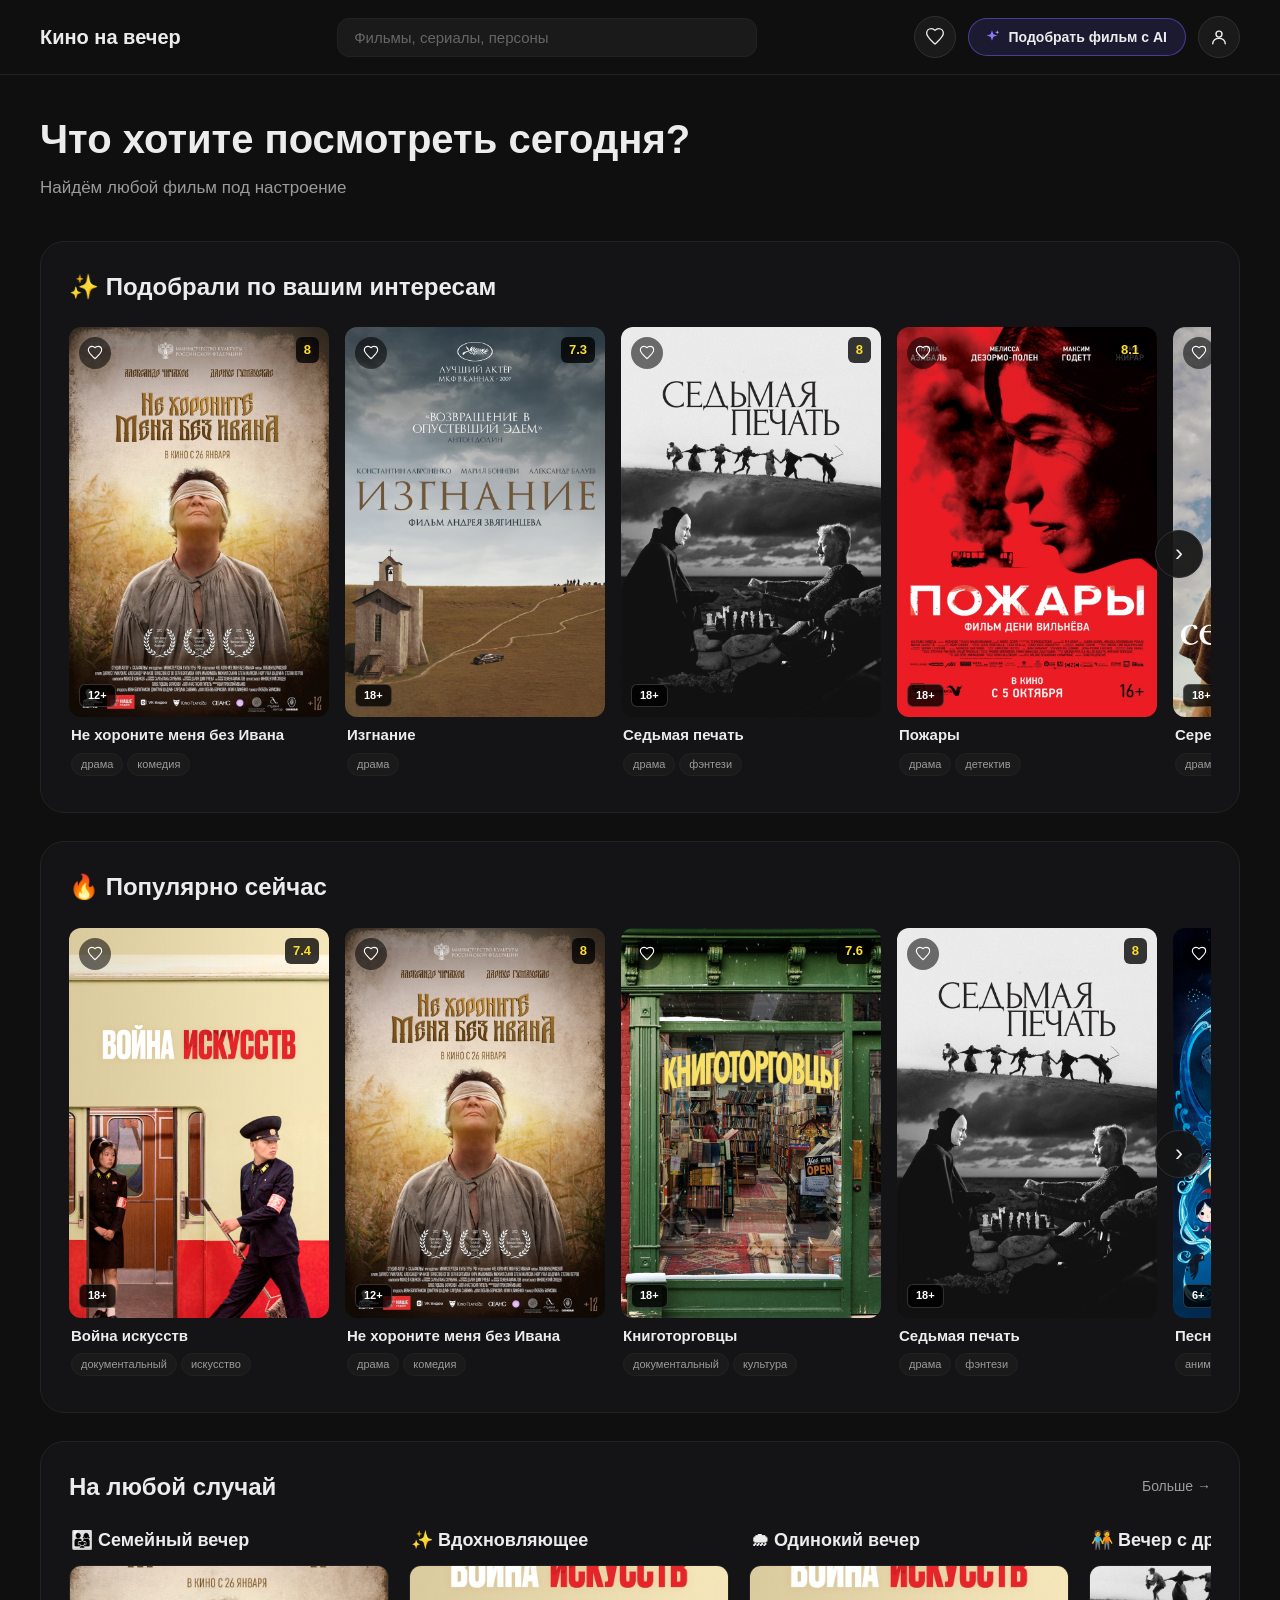
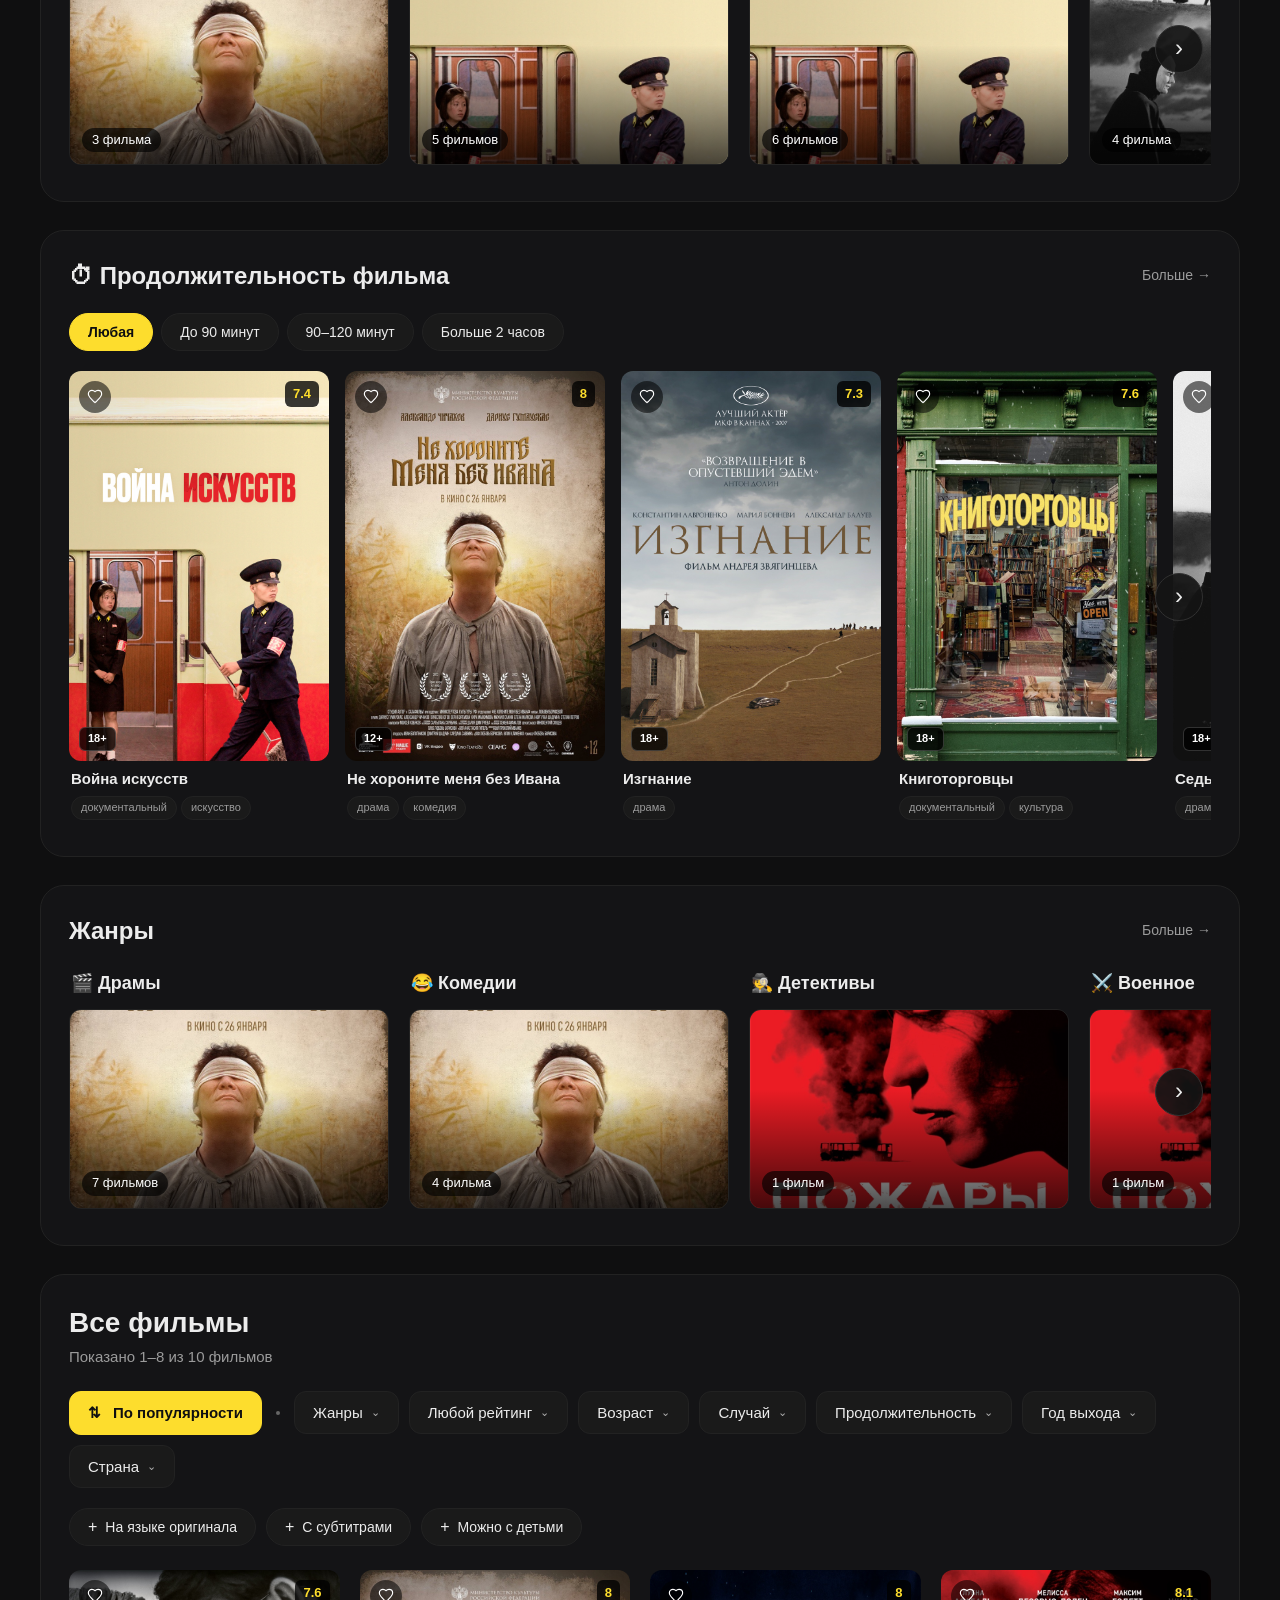
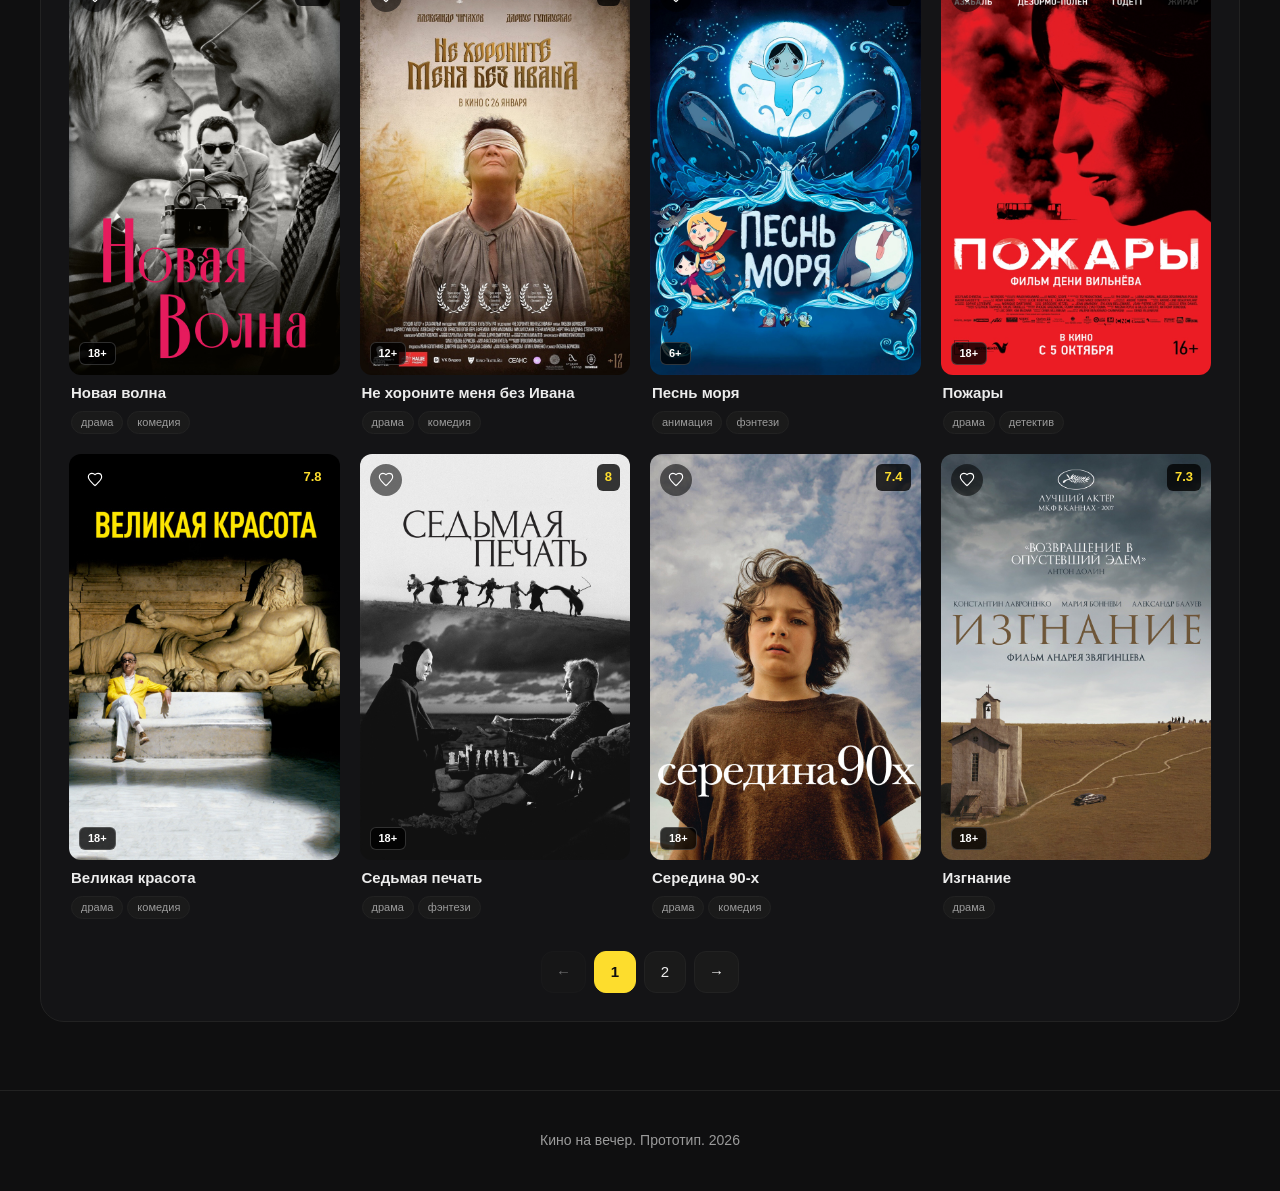
<file: index.html>
<!DOCTYPE html>
<html lang="ru">
<head>
<meta charset="UTF-8">
<meta name="viewport" content="width=device-width, initial-scale=1.0">
<title>Кино на вечер</title>
<style>
:root{--bg:#0F0F10;--bg-elevated:#1A1A1A;--bg-card:#161616;--bg-section:#141416;--border:#222222;--border-strong:#303030;--text:#9B9B9B;--text-bright:#ECECEC;--text-faint:#666666;--accent:#FDDD2D;--accent-hover:#E8C920;--radius-md:12px;--radius-lg:14px;--radius-xl:20px;--radius-section:24px}
*{box-sizing:border-box;margin:0;padding:0}
body{font-family:Arial,-apple-system,BlinkMacSystemFont,"Segoe UI",Roboto,sans-serif;background:var(--bg);color:var(--text);min-height:100vh;line-height:1.4;font-size:16px}
a{color:var(--accent);text-decoration:none}
.header{display:grid;grid-template-columns:auto 1fr auto;gap:24px;align-items:center;padding:16px 40px;background:var(--bg);border-bottom:1px solid var(--border);position:sticky;top:0;z-index:100}
.logo{font-size:20px;font-weight:700;color:var(--text-bright);white-space:nowrap}
.search{max-width:420px;width:100%;justify-self:center}
.search input{width:100%;background:var(--bg-elevated);color:var(--text-bright);border:1px solid var(--border);border-radius:var(--radius-md);padding:10px 16px;font-size:15px;font-family:inherit;outline:none}
.search input:focus{border-color:var(--accent)}
.search input::placeholder{color:var(--text-faint)}
.header-right{display:flex;align-items:center;gap:12px}
.icon-btn{width:42px;height:42px;border-radius:50%;background:var(--bg-elevated);border:1px solid var(--border-strong);display:inline-flex;align-items:center;justify-content:center;cursor:pointer;color:var(--text-bright);padding:0}
.icon-btn:hover{border-color:var(--accent);color:var(--accent)}
.icon-btn svg{width:20px;height:20px}
.alice-btn{display:inline-flex;align-items:center;gap:8px;background:rgba(108,92,231,0.15);border:1px solid rgba(108,92,231,0.55);border-radius:var(--radius-xl);padding:9px 18px 9px 14px;color:var(--text-bright);font-size:14px;font-weight:700;font-family:inherit;cursor:pointer;white-space:nowrap}
.alice-btn:hover{background:rgba(108,92,231,0.28)}
.alice-btn svg{width:18px;height:18px;flex-shrink:0}
.avatar-btn{width:42px;height:42px;border-radius:50%;background:var(--bg-elevated);border:1px solid var(--border-strong);display:inline-flex;align-items:center;justify-content:center;cursor:pointer;color:var(--text-bright);padding:0}
.avatar-btn:hover{border-color:var(--accent);color:var(--accent)}
.avatar-btn svg{width:20px;height:20px;display:block}
.container{max-width:1400px;margin:0 auto;padding:40px}
.hero{margin-bottom:32px}
.hero h1{font-size:40px;font-weight:700;color:var(--text-bright);line-height:1.2;margin-bottom:12px}
.hero p{font-size:17px;color:var(--text);max-width:640px;line-height:1.5}
.section{background:var(--bg-section);border:1px solid var(--border);border-radius:var(--radius-section);padding:28px;margin-bottom:28px}
.section-flat{background:transparent;border:none;padding:0;border-radius:0;margin-bottom:40px}
.section-header{margin-bottom:20px}
.section-title{font-size:24px;font-weight:700;color:var(--text-bright)}
.section-subtitle{font-size:15px;color:var(--text);margin-top:4px}
.catalog-head{display:flex;align-items:center;justify-content:space-between;margin-bottom:20px}
.filters-title{font-size:28px;font-weight:700;color:var(--text-bright)}
.reset-btn{display:none;background:transparent;color:var(--accent);border:1px solid var(--accent);border-radius:var(--radius-xl);padding:6px 14px;font-size:14px;font-weight:700;font-family:inherit;cursor:pointer}
.reset-btn:hover{background:var(--accent);color:var(--bg)}
.reset-btn.visible{display:inline-block}
.filters-row{display:flex;flex-wrap:wrap;gap:10px;align-items:center;margin-bottom:16px}
.filter-dropdown{position:relative}
.filter-btn{background:var(--bg-elevated);color:var(--text-bright);border:1px solid var(--border);border-radius:var(--radius-md);padding:12px 18px;font-size:15px;font-family:inherit;font-weight:500;cursor:pointer;display:inline-flex;align-items:center;gap:8px}
.filter-btn:hover{border-color:var(--accent);color:var(--accent)}
.filter-btn.active{background:var(--accent);color:var(--bg);border-color:var(--accent);font-weight:700}
.filter-btn.active .filter-chevron{transform:rotate(180deg)}
.filter-chevron{font-size:11px;opacity:0.7;display:inline-block;transition:transform 0.15s ease}
.filter-menu{position:absolute;top:calc(100% + 6px);left:0;min-width:260px;max-height:360px;overflow-y:auto;background:var(--bg-elevated);border:1px solid var(--border-strong);border-radius:var(--radius-md);padding:8px;display:none;flex-direction:column;gap:2px;z-index:60;box-shadow:0 12px 28px rgba(0,0,0,0.55)}
.filter-menu.open{display:flex}
.filter-option{display:flex;align-items:center;gap:10px;background:transparent;border:none;color:var(--text-bright);font-size:15px;font-family:inherit;font-weight:500;text-align:left;padding:10px 12px;border-radius:8px;cursor:pointer;width:100%}
.filter-option:hover{background:rgba(255,255,255,0.05)}
.filter-option.selected{color:var(--accent);font-weight:700}
.filter-checkbox{width:16px;height:16px;border-radius:4px;border:1.5px solid var(--border-strong);display:inline-flex;align-items:center;justify-content:center;flex-shrink:0;position:relative}
.filter-option.selected .filter-checkbox{border-color:var(--accent);background:var(--accent)}
.filter-option.selected .filter-checkbox::after{content:'✓';color:var(--bg);font-size:12px;font-weight:700;line-height:1}
.sort-dropdown{position:relative}
.filters-divider{width:4px;height:4px;background:var(--text-faint);border-radius:50%;margin:0 4px}
.sort-icon{font-size:15px;margin-right:4px}
.sort-menu{position:absolute;top:calc(100% + 6px);left:0;min-width:240px;background:var(--bg-elevated);border:1px solid var(--border-strong);border-radius:var(--radius-md);padding:6px;display:none;flex-direction:column;gap:2px;z-index:60;box-shadow:0 12px 28px rgba(0,0,0,0.55)}
.sort-menu.open{display:flex}
.sort-option{display:flex;align-items:center;gap:10px;background:transparent;border:none;color:var(--text-bright);font-size:15px;font-family:inherit;font-weight:500;text-align:left;padding:10px 14px;border-radius:8px;cursor:pointer;width:100%}
.sort-option:hover{background:rgba(255,255,255,0.05)}
.sort-radio{width:16px;height:16px;border-radius:50%;border:1.5px solid var(--border-strong);display:inline-flex;align-items:center;justify-content:center;flex-shrink:0;position:relative}
.sort-option.active .sort-radio{border-color:var(--accent)}
.sort-option.active .sort-radio::after{content:'';width:8px;height:8px;border-radius:50%;background:var(--accent)}
.sort-option.active{color:var(--accent);font-weight:700}
.extra-filters{display:flex;flex-wrap:wrap;gap:10px;padding-top:4px}
.extra-chip{background:var(--bg-elevated);color:var(--text-bright);border:1px solid var(--border);border-radius:var(--radius-xl);padding:10px 18px;font-size:14px;font-family:inherit;font-weight:500;cursor:pointer;display:inline-flex;align-items:center;gap:8px}
.extra-chip:hover{border-color:var(--accent);color:var(--accent)}
.extra-chip.active{background:var(--accent);color:var(--bg);border-color:var(--accent);font-weight:700}
.extra-plus{font-size:16px;line-height:1;transition:transform 0.2s ease}
.extra-chip.active .extra-plus{transform:rotate(45deg)}
.row-wrapper{position:relative}
.row-scroll{display:grid;grid-auto-flow:column;grid-auto-columns:260px;gap:16px;overflow-x:auto;padding:4px 0 8px;scroll-behavior:smooth;scrollbar-width:none;-ms-overflow-style:none}
.row-scroll::-webkit-scrollbar{display:none}
.row-arrow{position:absolute;top:50%;transform:translateY(-50%);width:48px;height:48px;border-radius:50%;background:rgba(20,20,20,0.92);border:1px solid var(--border-strong);color:var(--text-bright);cursor:pointer;z-index:20;padding:0;display:flex;align-items:center;justify-content:center;opacity:0;pointer-events:none;font-family:Arial,sans-serif;font-size:24px;line-height:1;padding-bottom:2px}
.row-arrow.visible{opacity:1;pointer-events:auto}
.row-arrow:hover{background:var(--accent);color:var(--bg);border-color:var(--accent)}
.row-arrow-left{left:8px}
.row-arrow-right{right:8px}
.card{cursor:pointer;display:flex;flex-direction:column;gap:8px;transition:transform 0.2s ease}
.card:hover{transform:translateY(-4px)}
.card-poster{position:relative;width:100%;aspect-ratio:2/3;overflow:hidden;border-radius:var(--radius-md);background:var(--bg-elevated)}
.card-poster img{width:100%;height:100%;object-fit:cover;display:block}
.card-badge{position:absolute;top:10px;right:10px;background:rgba(0,0,0,0.78);color:var(--accent);padding:4px 8px;border-radius:6px;font-weight:700;font-size:13px}
.card-age{position:absolute;bottom:10px;left:10px;background:rgba(0,0,0,0.78);color:#FFF;padding:3px 8px;border-radius:6px;font-weight:700;font-size:11px;border:1px solid rgba(255,255,255,0.18)}
.card-heart{position:absolute;top:10px;left:10px;width:32px;height:32px;border-radius:50%;background:rgba(0,0,0,0.55);border:none;padding:0;display:flex;align-items:center;justify-content:center;color:#fff;cursor:pointer;z-index:3}
.card-heart:hover{transform:scale(1.08)}
.card-heart.active{color:#ff4d6d}
.card-heart svg{width:16px;height:16px;display:block}
.card-title{font-size:15px;font-weight:700;color:var(--text-bright);line-height:1.3;padding:0 2px}
.card-tags{display:flex;flex-wrap:wrap;gap:4px;padding:0 2px}
.tag{background:var(--bg-elevated);color:var(--text);border:1px solid var(--border);border-radius:20px;padding:3px 9px;font-size:11px;white-space:nowrap}
.chips{display:flex;flex-wrap:wrap;gap:8px;margin-bottom:16px}
.chip{background:var(--bg-elevated);color:var(--text-bright);border:1px solid var(--border);border-radius:var(--radius-xl);padding:10px 18px;font-size:14px;font-family:inherit;font-weight:500;cursor:pointer}
.chip:hover{border-color:var(--accent);color:var(--accent)}
.chip.active{background:var(--accent);color:var(--bg);border-color:var(--accent);font-weight:700}
.grid{display:grid;grid-template-columns:repeat(auto-fill,minmax(220px,1fr));gap:20px}
.collections-scroll{display:grid;grid-auto-flow:column;grid-auto-columns:320px;gap:20px;overflow-x:auto;padding:4px 0 8px;scroll-behavior:smooth;scrollbar-width:none;-ms-overflow-style:none}
.collections-scroll::-webkit-scrollbar{display:none}
.collection-item{display:flex;flex-direction:column;gap:12px;cursor:pointer;text-decoration:none;color:inherit}
.collection-item .collection-name{font-size:18px;font-weight:700;color:var(--text-bright);padding:0 2px;white-space:nowrap;overflow:hidden;text-overflow:ellipsis}
.collection-item:hover .collection-name{color:var(--accent);text-decoration:none}
.collection-card{position:relative;width:100%;height:200px;border-radius:var(--radius-md);overflow:hidden;background:var(--bg-elevated);transition:transform 0.2s ease,border-color 0.2s ease;border:1px solid var(--border);display:block}
.collection-item:hover .collection-card{transform:translateY(-4px);border-color:var(--accent)}
.collection-card img{position:absolute;inset:0;width:100%;height:100%;object-fit:cover;display:block}
.collection-overlay{position:absolute;inset:0;background:linear-gradient(180deg,rgba(0,0,0,0) 40%,rgba(0,0,0,0.7) 100%);z-index:1}
.collection-count{position:absolute;left:12px;bottom:12px;font-size:13px;color:#fff;z-index:2;background:rgba(0,0,0,0.65);padding:3px 10px;border-radius:20px}
.collections-all{color:var(--text);font-size:14px;font-weight:500;white-space:nowrap;display:inline-flex;align-items:center;gap:6px;transition:color 0.2s ease}
.collections-all:hover{color:var(--text-bright);text-decoration:none}
.empty{text-align:center;padding:40px;color:var(--text);font-size:15px;background:var(--bg-elevated);border-radius:var(--radius-md);border:1px dashed var(--border-strong);width:100%;grid-column:1/-1}
.pagination{display:flex;justify-content:center;align-items:center;gap:8px;margin-top:32px;flex-wrap:wrap}
.page-btn{min-width:42px;height:42px;padding:0 14px;border-radius:var(--radius-md);background:var(--bg-elevated);color:var(--text-bright);border:1px solid var(--border);font-size:15px;font-family:inherit;font-weight:500;cursor:pointer;display:inline-flex;align-items:center;justify-content:center;transition:all 0.15s ease}
.page-btn:hover:not(:disabled){border-color:var(--accent);color:var(--accent)}
.page-btn.active{background:var(--accent);color:var(--bg);border-color:var(--accent);font-weight:700}
.page-btn:disabled{opacity:0.4;cursor:default}
.page-dots{color:var(--text-faint);padding:0 6px}
.modal-overlay{position:fixed;inset:0;background:rgba(0,0,0,0.7);display:none;align-items:center;justify-content:center;z-index:1000;padding:24px}
.modal-overlay.open{display:flex}
.modal{background:var(--bg-card);border:1px solid var(--border);border-radius:var(--radius-lg);max-width:560px;width:100%;padding:32px;position:relative}
.modal-close{position:absolute;top:16px;right:16px;background:transparent;border:1px solid var(--border);color:var(--text-bright);font-size:18px;cursor:pointer;width:32px;height:32px;border-radius:50%;display:flex;align-items:center;justify-content:center;line-height:1;font-family:inherit}
.modal-close:hover{border-color:var(--accent);color:var(--accent)}
.modal h2{font-size:24px;font-weight:700;color:var(--text-bright);margin-bottom:8px}
.modal>p{font-size:15px;color:var(--text);margin-bottom:24px}
.modal-field{margin-bottom:20px}
.modal-label{display:block;font-size:14px;font-weight:700;color:var(--text-bright);margin-bottom:8px}
.modal-chips{display:flex;flex-wrap:wrap;gap:8px}
.modal textarea{width:100%;background:var(--bg-elevated);color:var(--text-bright);border:1px solid var(--border);border-radius:var(--radius-md);padding:12px 16px;font-size:15px;font-family:inherit;outline:none;resize:vertical;min-height:80px}
.modal textarea:focus{border-color:var(--accent)}
.modal textarea::placeholder{color:var(--text-faint)}
.modal-submit{width:100%;background:var(--accent);color:var(--bg);border:none;border-radius:var(--radius-md);padding:14px 24px;font-size:16px;font-weight:700;font-family:inherit;cursor:pointer;margin-top:8px}
.modal-submit:hover{background:var(--accent-hover)}
.footer{border-top:1px solid var(--border);padding:40px;text-align:center;color:var(--text);font-size:14px}
@media(max-width:1024px){.header{grid-template-columns:auto auto;gap:16px;padding:16px 24px}.search{order:3;grid-column:1/-1;max-width:none}.container{padding:32px 24px}.row-scroll{grid-auto-columns:220px}.collections-scroll{grid-auto-columns:260px}.collection-card{height:160px}}
@media(max-width:768px){.header{padding:12px 16px}.container{padding:24px 16px}.hero h1{font-size:28px}.section{padding:20px}.section-title{font-size:19px}.filters-title{font-size:22px}.row-scroll{grid-auto-columns:180px;gap:12px}.collections-scroll{grid-auto-columns:220px;gap:14px}.collection-card{height:140px}.grid{grid-template-columns:repeat(auto-fill,minmax(150px,1fr))}.alice-btn{padding:7px 12px;font-size:13px}.alice-btn span{display:none}.page-btn{min-width:36px;height:36px;font-size:14px}}
</style>
</head>

    <body>

<header class="header">
    <div class="logo">Кино на вечер</div>
    <div class="search">
        <input type="text" id="search-input" placeholder="Фильмы, сериалы, персоны">
    </div>
    <div class="header-right">
        <button class="icon-btn" id="fav-btn" title="Избранное">
            <svg viewBox="0 0 24 24" xmlns="http://www.w3.org/2000/svg"><path d="M12 20.5l-1.45-1.32C5.4 14.36 2 11.28 2 7.5 2 4.42 4.42 2 7.5 2c1.74 0 3.41.81 4.5 2.09C13.09 2.81 14.76 2 16.5 2 19.58 2 22 4.42 22 7.5c0 3.78-3.4 6.86-8.55 11.68L12 20.5z" stroke="currentColor" stroke-width="1.6" fill="none" stroke-linejoin="round"/></svg>
        </button>
        <button class="alice-btn" onclick="openAI()">
            <svg viewBox="0 0 24 24" xmlns="http://www.w3.org/2000/svg"><path d="M12 3l1.8 5.2L19 10l-5.2 1.8L12 17l-1.8-5.2L5 10l5.2-1.8L12 3z" fill="#8B7BFF" stroke="none"/><path d="M19 3l0.7 2L21.7 5.7l-2 0.7L19 8.4l-0.7-2L16.3 5.7l2-0.7L19 3z" fill="#B9A9FF" stroke="none"/></svg>
            <span>Подобрать фильм с AI</span>
        </button>
        <button class="avatar-btn" title="Личный кабинет">
            <svg viewBox="0 0 24 24" xmlns="http://www.w3.org/2000/svg"><circle cx="12" cy="8.5" r="3.6" stroke="currentColor" stroke-width="1.7" fill="none"/><path d="M4.5 20c0-3.7 3.4-6.5 7.5-6.5s7.5 2.8 7.5 6.5" stroke="currentColor" stroke-width="1.7" fill="none" stroke-linecap="round"/></svg>
        </button>
    </div>
</header>

<main class="container">

    <section class="hero section-flat">
        <h1>Что хотите посмотреть сегодня?</h1>
        <p>Найдём любой фильм под настроение</p>
    </section>

    <!-- ✨ Подобрали по вашим интересам -->
    <section class="section">
        <div class="section-header">
            <div class="section-title">✨ Подобрали по вашим интересам</div>
        </div>
        <div class="row-wrapper" data-collection="for-you">
            <div class="row-scroll"></div>
            <button class="row-arrow row-arrow-left">‹</button>
            <button class="row-arrow row-arrow-right">›</button>
        </div>
    </section>

    <!-- 🔥 Популярно сейчас -->
    <section class="section">
        <div class="section-header">
            <div class="section-title">🔥 Популярно сейчас</div>
        </div>
        <div class="row-wrapper" data-collection="popular">
            <div class="row-scroll"></div>
            <button class="row-arrow row-arrow-left">‹</button>
            <button class="row-arrow row-arrow-right">›</button>
        </div>
    </section>
  <!--  Под случай -->
    <section class="section">
        <div class="section-header" style="display:flex;justify-content:space-between;align-items:center;">
            <div class="section-title"> На любой случай</div>
            <a href="section.html?title=Под случай" class="collections-all">Больше →</a>
        </div>
        <div class="row-wrapper" id="occasion-wrapper">
            <div class="collections-scroll" id="occasion-scroll">
                <a class="collection-item" href="section.html?title=Под случай&occasion=family" data-collection-link="occ-family"><div class="collection-name">👨‍👩‍👧 Семейный вечер</div><div class="collection-card"><div class="collection-overlay"></div><div class="collection-count" data-count="occ-family"></div></div></a>
                 <a class="collection-item" href="section.html?title=Под случай&occasion=inspire" data-collection-link="occ-inspire"><div class="collection-name">✨ Вдохновляющее</div><div class="collection-card"><div class="collection-overlay"></div><div class="collection-count" data-count="occ-inspire"></div></div></a>
                <a class="collection-item" href="section.html?title=Под случай&occasion=alone" data-collection-link="occ-alone"><div class="collection-name">🌧 Одинокий вечер</div><div class="collection-card"><div class="collection-overlay"></div><div class="collection-count" data-count="occ-alone"></div></div></a>
                 <a class="collection-item" href="section.html?title=Под случай&occasion=friends" data-collection-link="occ-friends"><div class="collection-name">🧑‍🤝‍🧑 Вечер с друзьями</div><div class="collection-card"><div class="collection-overlay"></div><div class="collection-count" data-count="occ-friends"></div></div></a>
                <a class="collection-item" href="section.html?title=Под случай&occasion=girls" data-collection-link="occ-girls"><div class="collection-name">💃 Девичник</div><div class="collection-card"><div class="collection-overlay"></div><div class="collection-count" data-count="occ-girls"></div></div></a>
                
                <a class="collection-item" href="section.html?title=Под случай&occasion=holiday" data-collection-link="occ-holiday"><div class="collection-name">🎄 Праздничное</div><div class="collection-card"><div class="collection-overlay"></div><div class="collection-count" data-count="occ-holiday"></div></div></a>
                <a class="collection-item" href="section.html?title=Под случай&occasion=sport" data-collection-link="occ-sport"><div class="collection-name">🏋️ Про спорт</div><div class="collection-card"><div class="collection-overlay"></div><div class="collection-count" data-count="occ-sport"></div></div></a>
                <a class="collection-item" href="section.html?title=Под случай&occasion=date" data-collection-link="occ-date"><div class="collection-name">💘 Для свидания</div><div class="collection-card"><div class="collection-overlay"></div><div class="collection-count" data-count="occ-date"></div></div></a>
                
            </div>
            <button class="row-arrow row-arrow-left">‹</button>
            <button class="row-arrow row-arrow-right">›</button>
        </div>
    </section>
    

    <!-- ⏱ Продолжительность фильма -->
    <section class="section">
        <div class="section-header" style="display:flex;justify-content:space-between;align-items:center;">
            <div class="section-title">⏱ Продолжительность фильма</div>
            <a href="section.html?title=Продолжительность фильма" id="time-more-link" class="collections-all">Больше →</a>
        </div>
        <div class="chips" id="time-chips">
            <button class="chip active" data-duration="all">Любая</button>
            <button class="chip" data-duration="short">До 90 минут</button>
            <button class="chip" data-duration="medium">90–120 минут</button>
            <button class="chip" data-duration="long">Больше 2 часов</button>
        </div>
        <div class="row-wrapper" id="row-time-wrapper">
            <div class="row-scroll"></div>
            <button class="row-arrow row-arrow-left">‹</button>
            <button class="row-arrow row-arrow-right">›</button>
        </div>
    </section>
<!--  Жанры -->
    <section class="section">
        <div class="section-header" style="display:flex;justify-content:space-between;align-items:center;">
            <div class="section-title"> Жанры</div>
            <a href="section.html?title=Жанры" class="collections-all">Больше →</a>
        </div>
        <div class="row-wrapper" id="collections-wrapper">
            <div class="collections-scroll" id="collections-scroll">
                <a class="collection-item" href="section.html?title=Жанры&collection=drama" data-collection-link="drama"><div class="collection-name">🎬 Драмы</div><div class="collection-card"><div class="collection-overlay"></div><div class="collection-count" data-count="drama"></div></div></a>
                <a class="collection-item" href="section.html?title=Жанры&collection=comedy" data-collection-link="comedy"><div class="collection-name">😂 Комедии</div><div class="collection-card"><div class="collection-overlay"></div><div class="collection-count" data-count="comedy"></div></div></a>
                <a class="collection-item" href="section.html?title=Жанры&collection=detective" data-collection-link="detective"><div class="collection-name">🕵️ Детективы</div><div class="collection-card"><div class="collection-overlay"></div><div class="collection-count" data-count="detective"></div></div></a>
                <a class="collection-item" href="section.html?title=Жанры&collection=war" data-collection-link="war"><div class="collection-name">⚔️ Военное</div><div class="collection-card"><div class="collection-overlay"></div><div class="collection-count" data-count="war"></div></div></a>
                <a class="collection-item" href="section.html?title=Жанры&collection=fantasy" data-collection-link="fantasy"><div class="collection-name">🧙 Фэнтези</div><div class="collection-card"><div class="collection-overlay"></div><div class="collection-count" data-count="fantasy"></div></div></a>
                <a class="collection-item" href="section.html?title=Жанры&collection=anime" data-collection-link="anime"><div class="collection-name">🎨 Анимация</div><div class="collection-card"><div class="collection-overlay"></div><div class="collection-count" data-count="anime"></div></div></a>
                <a class="collection-item" href="section.html?title=Жанры&collection=doc" data-collection-link="doc"><div class="collection-name">📽 Документальные</div><div class="collection-card"><div class="collection-overlay"></div><div class="collection-count" data-count="doc"></div></div></a>
                <a class="collection-item" href="section.html?title=Жанры&collection=history" data-collection-link="history"><div class="collection-name">📜 Историческое</div><div class="collection-card"><div class="collection-overlay"></div><div class="collection-count" data-count="history"></div></div></a>
                <a class="collection-item" href="section.html?title=Жанры&collection=romance" data-collection-link="romance"><div class="collection-name">💖 Романтичное</div><div class="collection-card"><div class="collection-overlay"></div><div class="collection-count" data-count="romance"></div></div></a>
                <a class="collection-item" href="section.html?title=Жанры&collection=biography" data-collection-link="biography"><div class="collection-name">📖 Биография</div><div class="collection-card"><div class="collection-overlay"></div><div class="collection-count" data-count="biography"></div></div></a>
                <a class="collection-item" href="section.html?title=Жанры&collection=family" data-collection-link="family"><div class="collection-name">👨‍👩‍👧 Семейные</div><div class="collection-card"><div class="collection-overlay"></div><div class="collection-count" data-count="family"></div></div></a>
            </div>
            <button class="row-arrow row-arrow-left">‹</button>
            <button class="row-arrow row-arrow-right">›</button>
        </div>
    </section>

  
    <!-- ВСЕ ФИЛЬМЫ -->
    <section class="section">
        <div class="catalog-head" style="margin-bottom:24px;">
            <div>
                <div class="filters-title">Все фильмы</div>
                <div class="section-subtitle" id="catalog-status">10 фильмов в каталоге</div>
            </div>
            <button class="reset-btn" id="reset-btn">Сбросить фильтры</button>
        </div>

        <div class="filters-row" id="main-filters">
            <div class="sort-dropdown">
                <button class="filter-btn filter-sort active" id="sort-btn"><span class="sort-icon">⇅</span><span id="sort-label">По популярности</span></button>
                <div class="sort-menu" id="sort-menu">
                    <button class="sort-option active" data-sort="popular"><span class="sort-radio"></span> По популярности</button>
                    <button class="sort-option" data-sort="fresh"><span class="sort-radio"></span> По новизне</button>
                    <button class="sort-option" data-sort="rating"><span class="sort-radio"></span> По рейтингу</button>
                </div>
            </div>

            <span class="filters-divider"></span>

            <div class="filter-dropdown">
                <button class="filter-btn" data-dropdown="genre">Жанры <span class="filter-chevron">⌄</span></button>
                <div class="filter-menu">
                    <button class="filter-option" data-filter="genre" data-value="драма"><span class="filter-checkbox"></span> Драмы</button>
                    <button class="filter-option" data-filter="genre" data-value="комедия"><span class="filter-checkbox"></span> Комедии</button>
                    <button class="filter-option" data-filter="genre" data-value="детектив"><span class="filter-checkbox"></span> Детективы</button>
                    <button class="filter-option" data-filter="genre" data-value="военный"><span class="filter-checkbox"></span> Военные</button>
                    <button class="filter-option" data-filter="genre" data-value="фэнтези"><span class="filter-checkbox"></span> Фэнтези</button>
                    <button class="filter-option" data-filter="genre" data-value="анимация"><span class="filter-checkbox"></span> Анимация</button>
                    <button class="filter-option" data-filter="genre" data-value="документальный"><span class="filter-checkbox"></span> Документальные</button>
                    <button class="filter-option" data-filter="genre" data-value="исторический"><span class="filter-checkbox"></span> Исторические</button>
                    <button class="filter-option" data-filter="genre" data-value="биографический"><span class="filter-checkbox"></span> Биография</button>
                    <button class="filter-option" data-filter="genre" data-value="семейный"><span class="filter-checkbox"></span> Семейные</button>
                </div>
            </div>

            <div class="filter-dropdown">
                <button class="filter-btn" data-dropdown="rating">Любой рейтинг <span class="filter-chevron">⌄</span></button>
                <div class="filter-menu">
                    <button class="filter-option" data-filter="rating" data-value="7"><span class="filter-checkbox"></span> 7 и выше</button>
                    <button class="filter-option" data-filter="rating" data-value="7.5"><span class="filter-checkbox"></span> 7.5 и выше</button>
                    <button class="filter-option" data-filter="rating" data-value="8"><span class="filter-checkbox"></span> 8 и выше</button>
                </div>
            </div>

            <div class="filter-dropdown">
                <button class="filter-btn" data-dropdown="age">Возраст <span class="filter-chevron">⌄</span></button>
                <div class="filter-menu">
                    <button class="filter-option" data-filter="age" data-value="6+"><span class="filter-checkbox"></span> 6+</button>
                    <button class="filter-option" data-filter="age" data-value="12+"><span class="filter-checkbox"></span> 12+</button>
                    <button class="filter-option" data-filter="age" data-value="16+"><span class="filter-checkbox"></span> 16+</button>
                    <button class="filter-option" data-filter="age" data-value="18+"><span class="filter-checkbox"></span> 18+</button>
                </div>
            </div>

            <div class="filter-dropdown">
                <button class="filter-btn" data-dropdown="occasion">Случай <span class="filter-chevron">⌄</span></button>
                <div class="filter-menu">
                    <button class="filter-option" data-filter="occasion" data-value="family"><span class="filter-checkbox"></span> 👨‍👩‍👧 Семейный вечер</button>
                    <button class="filter-option" data-filter="occasion" data-value="girls"><span class="filter-checkbox"></span> 💃 Девичник</button>
                    <button class="filter-option" data-filter="occasion" data-value="friends"><span class="filter-checkbox"></span> 🧑‍🤝‍🧑 С друзьями</button>
                    <button class="filter-option" data-filter="occasion" data-value="sport"><span class="filter-checkbox"></span> 🏋️ Про спорт</button>
                    <button class="filter-option" data-filter="occasion" data-value="inspire"><span class="filter-checkbox"></span> ✨ Вдохновляющее</button>
                    <button class="filter-option" data-filter="occasion" data-value="date"><span class="filter-checkbox"></span> 💘 Для свидания</button>
                    <button class="filter-option" data-filter="occasion" data-value="alone"><span class="filter-checkbox"></span> 🌧 На одинокий вечер</button>
                    <button class="filter-option" data-filter="occasion" data-value="holiday"><span class="filter-checkbox"></span> 🎄 Праздничное</button>
                </div>
            </div>

            <div class="filter-dropdown">
                <button class="filter-btn" data-dropdown="time">Продолжительность <span class="filter-chevron">⌄</span></button>
                <div class="filter-menu">
                    <button class="filter-option" data-filter="time" data-value="short"><span class="filter-checkbox"></span> До 90 минут</button>
                    <button class="filter-option" data-filter="time" data-value="medium"><span class="filter-checkbox"></span> 90–120 минут</button>
                    <button class="filter-option" data-filter="time" data-value="long"><span class="filter-checkbox"></span> Больше 2 часов</button>
                </div>
            </div>

            <div class="filter-dropdown">
                <button class="filter-btn" data-dropdown="year">Год выхода <span class="filter-chevron">⌄</span></button>
                <div class="filter-menu">
                    <button class="filter-option" data-filter="year" data-value="2019-2026"><span class="filter-checkbox"></span> 2019–2026</button>
                    <button class="filter-option" data-filter="year" data-value="2010-2018"><span class="filter-checkbox"></span> 2010–2018</button>
                    <button class="filter-option" data-filter="year" data-value="2000-2009"><span class="filter-checkbox"></span> 2000-е</button>
                    <button class="filter-option" data-filter="year" data-value="before-2000"><span class="filter-checkbox"></span> До 2000</button>
                </div>
            </div>

            <div class="filter-dropdown">
                <button class="filter-btn" data-dropdown="country">Страна <span class="filter-chevron">⌄</span></button>
                <div class="filter-menu">
                    <button class="filter-option" data-filter="country" data-value="Россия"><span class="filter-checkbox"></span> Россия</button>
                    <button class="filter-option" data-filter="country" data-value="США"><span class="filter-checkbox"></span> США</button>
                    <button class="filter-option" data-filter="country" data-value="Франция"><span class="filter-checkbox"></span> Франция</button>
                    <button class="filter-option" data-filter="country" data-value="Швеция"><span class="filter-checkbox"></span> Швеция</button>
                    <button class="filter-option" data-filter="country" data-value="Канада"><span class="filter-checkbox"></span> Канада</button>
                </div>
            </div>
        </div>

        <div class="extra-filters">
            <button class="extra-chip" data-extra="original"><span class="extra-plus">+</span> На языке оригинала</button>
            <button class="extra-chip" data-extra="subtitles"><span class="extra-plus">+</span> С субтитрами</button>
            <button class="extra-chip" data-extra="kids"><span class="extra-plus">+</span> Можно с детьми</button>
        </div>

        <div class="grid" id="catalog" style="margin-top:24px;"></div>
        <div class="pagination" id="pagination"></div>
    </section>

</main>

<footer class="footer">Кино на вечер. Прототип. 2026</footer>

<div class="modal-overlay" id="ai-modal">
    <div class="modal">
        <button class="modal-close" onclick="closeAI()">×</button>
        <h2>Подбор с AI</h2>
        <p>Опишите, что вам сейчас подходит — я подберу варианты.</p>
        <div class="modal-field">
            <label class="modal-label">Настроение</label>
            <div class="modal-chips">
                <button class="chip" data-mood="warm">Тепла и уюта</button>
                <button class="chip" data-mood="think">Подумать</button>
                <button class="chip" data-mood="laugh">Посмеяться</button>
                <button class="chip" data-mood="cry">Поплакать</button>
            </div>
        </div>
        <div class="modal-field">
            <label class="modal-label">Сколько времени</label>
            <div class="modal-chips">
                <button class="chip" data-dur="short">До 90 мин</button>
                <button class="chip" data-dur="medium">90–120 мин</button>
                <button class="chip" data-dur="long">Больше 2 часов</button>
            </div>
        </div>
        <div class="modal-field">
            <label class="modal-label">Своими словами</label>
            <textarea placeholder="Например: хочу что-то тихое, про людей, без спецэффектов"></textarea>
        </div>
        <button class="modal-submit" onclick="submitAI()">Подобрать фильм</button>
    </div>
</div>
<script>
var movies=[
{id:1259195,title:"Война искусств",year:2019,genres:["документальный","искусство"],rating:7.4,runtime:102,age:"18+",countries:["Норвегия","Германия"],poster:"posters/1259195.jpg",collections:["popular"],occasions:["alone","inspire"]},
{id:5237750,title:"Не хороните меня без Ивана",year:2022,genres:["драма","комедия","исторический"],rating:8.0,runtime:124,age:"12+",countries:["Россия"],poster:"posters/5237750.jpg",collections:["popular","for-you","spring","drama","comedy","history"],occasions:["family","inspire"]},
{id:225011,title:"Изгнание",year:2007,genres:["драма"],rating:7.3,runtime:150,age:"18+",countries:["Россия"],poster:"posters/225011.jpg",collections:["for-you","love","drama","romance"],occasions:["alone"]},
{id:1347315,title:"Книготорговцы",year:2019,genres:["документальный","культура"],rating:7.6,runtime:99,age:"18+",countries:["США"],poster:"posters/1347315.jpg",collections:["popular","spring","doc"],occasions:["alone","family"]},
{id:425,title:"Седьмая печать",year:1957,genres:["драма","фэнтези"],rating:8.0,runtime:96,age:"18+",countries:["Швеция"],poster:"posters/425.jpg",collections:["popular","for-you","drama","fantasy"],occasions:["alone","friends"]},
{id:714248,title:"Песнь моря",year:2014,genres:["анимация","фэнтези","семейный"],rating:8.0,runtime:93,age:"6+",countries:["Ирландия"],poster:"posters/714248.jpg",collections:["popular","spring","love","anime","fantasy","family"],occasions:["family","inspire"]},
{id:425400,title:"Пожары",year:2010,genres:["драма","детектив","военный"],rating:8.1,runtime:131,age:"18+",countries:["Канада","Франция"],poster:"posters/425400.jpg",collections:["popular","for-you","detective","drama","war"],occasions:["friends","alone"]},
{id:1040690,title:"Середина 90-х",year:2018,genres:["драма","комедия"],rating:7.4,runtime:85,age:"18+",countries:["США"],poster:"posters/1040690.jpg",collections:["for-you","spring","drama","comedy"],occasions:["friends","alone"]},
{id:677566,title:"Великая красота",year:2013,genres:["драма","комедия"],rating:7.8,runtime:141,age:"18+",countries:["Италия","Франция"],poster:"posters/677566.jpg",collections:["popular","love","drama","comedy","romance"],occasions:["date","inspire"]},
{id:6553389,title:"Новая волна",year:2025,genres:["драма","комедия","биографический"],rating:7.6,runtime:105,age:"18+",countries:["Франция","США"],poster:"posters/6553389.jpg",collections:["popular","for-you","love","spring","drama","comedy","biography","romance"],occasions:["date","friends","inspire"]}
];

var PLACEHOLDER='data:image/svg+xml;utf8,'+encodeURIComponent('<svg xmlns="http://www.w3.org/2000/svg" width="300" height="450"><rect width="100%" height="100%" fill="#1A1A1A"/><text x="50%" y="50%" fill="#666666" font-family="Arial, sans-serif" font-size="14" text-anchor="middle">Нет постера</text></svg>');

var favorites={};
var currentSort='popular';
var filters={genre:null,rating:null,time:null,year:null,country:null,age:null,occasion:null};
var extraFilters={original:false,subtitles:false,kids:false};

var currentPage=1;
var PER_PAGE=8;

function declOfNum(n,t){var c=[2,0,1,1,1,2];return t[(n%100>4&&n%100<20)?2:c[(n%10<5)?n%10:5]];}
function heartSVG(a){return '<svg viewBox="0 0 24 24" xmlns="http://www.w3.org/2000/svg"><path d="M12 20.5l-1.45-1.32C5.4 14.36 2 11.28 2 7.5 2 4.42 4.42 2 7.5 2c1.74 0 3.41.81 4.5 2.09C13.09 2.81 14.76 2 16.5 2 19.58 2 22 4.42 22 7.5c0 3.78-3.4 6.86-8.55 11.68L12 20.5z" stroke="currentColor" stroke-width="1.7" fill="'+(a?'currentColor':'none')+'" stroke-linejoin="round" stroke-linecap="round"/></svg>';}

function createCard(m){
var card=document.createElement('div');
card.className='card';
var tags=m.genres.slice(0,2).map(function(g){return '<span class="tag">'+g+'</span>';}).join('');
var isFav=!!favorites[m.id];
card.innerHTML='<div class="card-poster"><img src="'+m.poster+'" alt="'+m.title+'" onerror="this.src=\''+PLACEHOLDER+'\'"><div class="card-badge">'+m.rating+'</div><div class="card-age">'+m.age+'</div><button class="card-heart'+(isFav?' active':'')+'" data-id="'+m.id+'">'+heartSVG(isFav)+'</button></div><div class="card-title">'+m.title+'</div><div class="card-tags">'+tags+'</div>';
card.addEventListener('click',function(e){if(e.target.closest('.card-heart'))return;window.location.href='movie.html?id='+m.id;});
var heart=card.querySelector('.card-heart');
heart.addEventListener('click',function(e){e.stopPropagation();if(favorites[m.id]){delete favorites[m.id];heart.classList.remove('active');heart.innerHTML=heartSVG(false);}else{favorites[m.id]=true;heart.classList.add('active');heart.innerHTML=heartSVG(true);}});
return card;
}

function sortMovies(list){
var s=list.slice();
if(currentSort==='popular'){s.sort(function(a,b){var ap=(a.collections||[]).length,bp=(b.collections||[]).length;if(bp!==ap)return bp-ap;return b.rating-a.rating;});}
else if(currentSort==='fresh'){s.sort(function(a,b){return b.year-a.year;});}
else if(currentSort==='rating'){s.sort(function(a,b){return b.rating-a.rating;});}
return s;
}

function filterMovies(list){
return list.filter(function(m){
if(filters.genre&&m.genres.indexOf(filters.genre)===-1)return false;
if(filters.rating&&m.rating<parseFloat(filters.rating))return false;
if(filters.age&&m.age!==filters.age)return false;
if(filters.occasion&&(!m.occasions||m.occasions.indexOf(filters.occasion)===-1))return false;
if(filters.time==='short'&&m.runtime>=90)return false;
if(filters.time==='medium'&&(m.runtime<90||m.runtime>120))return false;
if(filters.time==='long'&&m.runtime<=120)return false;
if(filters.year){
var y=m.year;
if(filters.year==='2019-2026'&&(y<2019||y>2026))return false;
if(filters.year==='2010-2018'&&(y<2010||y>2018))return false;
if(filters.year==='2000-2009'&&(y<2000||y>2009))return false;
if(filters.year==='before-2000'&&y>=2000)return false;
}
if(filters.country&&(!m.countries||m.countries.indexOf(filters.country)===-1))return false;
return true;
});
}

function initRowArrows(wrapper){
var row=wrapper.querySelector('.row-scroll, .collections-scroll');
var left=wrapper.querySelector('.row-arrow-left');
var right=wrapper.querySelector('.row-arrow-right');
if(!row||!left||!right)return;
if(row.dataset.arrowsInit)return;
row.dataset.arrowsInit='1';
function step(){return row.clientWidth*0.85;}
function updateArrows(){
var overflow=row.scrollWidth>row.clientWidth+4;
if(!overflow){left.classList.remove('visible');right.classList.remove('visible');return;}
var atStart=row.scrollLeft<=4;
var atEnd=row.scrollLeft+row.clientWidth>=row.scrollWidth-4;
left.classList.toggle('visible',!atStart);
right.classList.toggle('visible',!atEnd);
}
left.addEventListener('click',function(){row.scrollBy({left:-step(),behavior:'smooth'});});
right.addEventListener('click',function(){row.scrollBy({left:step(),behavior:'smooth'});});
row.addEventListener('scroll',updateArrows);
window.addEventListener('resize',updateArrows);
requestAnimationFrame(function(){requestAnimationFrame(updateArrows);});
}

function initAllArrows(){document.querySelectorAll('.row-wrapper').forEach(function(w){initRowArrows(w);});}

function buildRow(wrapper,list){
var row=wrapper.querySelector('.row-scroll');
if(!row){return;}
row.innerHTML='';
if(!list.length){row.innerHTML='<div class="empty">В этой подборке пока ничего нет.</div>';return;}
list.forEach(function(m){row.appendChild(createCard(m));});
if(row.dataset.arrowsInit)delete row.dataset.arrowsInit;
initRowArrows(wrapper);
}

function renderCollections(){
document.querySelectorAll('.row-wrapper[data-collection]').forEach(function(w){
var key=w.dataset.collection;
var list=movies.filter(function(m){return m.collections&&m.collections.indexOf(key)!==-1;});
buildRow(w,list);
});
}

function getCollectionList(key){
var occasionMap={
'occ-family':'family',
'occ-girls':'girls',
'occ-friends':'friends',
'occ-sport':'sport',
'occ-inspire':'inspire',
'occ-date':'date',
'occ-alone':'alone',
'occ-holiday':'holiday'
};
if(occasionMap[key]){
var occ=occasionMap[key];
return movies.filter(function(m){return m.occasions&&m.occasions.indexOf(occ)!==-1;});
}
return movies.filter(function(m){return m.collections&&m.collections.indexOf(key)!==-1;});
}

function initCollectionsGrid(){
document.querySelectorAll('.collection-item').forEach(function(item){
var key=item.getAttribute('data-collection-link');
if(!key)return;
var list=getCollectionList(key);
var counter=item.querySelector('.collection-count');
if(counter)counter.textContent=list.length+' '+declOfNum(list.length,['фильм','фильма','фильмов']);
var cardBox=item.querySelector('.collection-card');
if(cardBox&&list.length){
var img=document.createElement('img');
img.src=list[0].poster;
img.alt=key;
cardBox.insertBefore(img,cardBox.firstChild);
}
});
}

function renderTimeRow(duration){
var w=document.getElementById('row-time-wrapper');
if(!w)return;
var list=movies.slice();
if(duration==='short')list=list.filter(function(m){return m.runtime<90;});
if(duration==='medium')list=list.filter(function(m){return m.runtime>=90&&m.runtime<=120;});
if(duration==='long')list=list.filter(function(m){return m.runtime>120;});
buildRow(w,list);
}

function initTimeChips(){
var chips=document.querySelectorAll('#time-chips .chip');
var moreLink=document.getElementById('time-more-link');

function updateMoreLink(){
var active=document.querySelector('#time-chips .chip.active');
var dur=active?active.dataset.duration:'all';
if(!moreLink)return;
if(dur==='all'){
moreLink.href='section.html?title=Продолжительность фильма';
}else{
moreLink.href='section.html?title=Продолжительность фильма&time='+dur;
}
}

chips.forEach(function(c){
c.addEventListener('click',function(){
chips.forEach(function(x){x.classList.remove('active');});
c.classList.add('active');
renderTimeRow(c.dataset.duration);
updateMoreLink();
});
});

updateMoreLink();
}

function renderCatalog(resetPage){
if(resetPage!==false)currentPage=1;
var catalog=document.getElementById('catalog');
var status=document.getElementById('catalog-status');
var pagination=document.getElementById('pagination');
if(!catalog)return;

var list=filterMovies(movies);
list=sortMovies(list);

var total=list.length;
var totalPages=Math.max(1,Math.ceil(total/PER_PAGE));
if(currentPage>totalPages)currentPage=totalPages;
var start=(currentPage-1)*PER_PAGE;
var pageItems=list.slice(start,start+PER_PAGE);

catalog.innerHTML='';
if(!total){
catalog.innerHTML='<div class="empty">По этим фильтрам ничего не нашлось. Попробуйте сбросить.</div>';
if(pagination)pagination.innerHTML='';
if(status)status.textContent='Ничего не найдено';
return;
}
pageItems.forEach(function(m){catalog.appendChild(createCard(m));});

if(status){
var from=start+1;
var to=Math.min(start+PER_PAGE,total);
status.textContent='Показано '+from+'–'+to+' из '+total+' '+declOfNum(total,['фильма','фильмов','фильмов']);
}
renderPagination(totalPages);
}

function renderPagination(totalPages){
var pag=document.getElementById('pagination');
if(!pag)return;
pag.innerHTML='';
if(totalPages<=1)return;

function pageBtn(label,page,opts){
opts=opts||{};
var b=document.createElement('button');
b.className='page-btn'+(opts.active?' active':'');
b.textContent=label;
if(opts.disabled)b.disabled=true;
b.addEventListener('click',function(){
if(opts.disabled||opts.active)return;
currentPage=page;
renderCatalog(false);
window.scrollTo({top:document.getElementById('catalog').offsetTop-100,behavior:'smooth'});
});
return b;
}

pag.appendChild(pageBtn('←',currentPage-1,{disabled:currentPage===1}));
for(var i=1;i<=totalPages;i++){
if(i===1||i===totalPages||Math.abs(i-currentPage)<=1){
pag.appendChild(pageBtn(i,i,{active:i===currentPage}));
}else if(Math.abs(i-currentPage)===2){
var dots=document.createElement('span');
dots.className='page-dots';
dots.textContent='…';
pag.appendChild(dots);
}
}
pag.appendChild(pageBtn('→',currentPage+1,{disabled:currentPage===totalPages}));
}

function initFilterDropdowns(){
document.querySelectorAll('.filter-dropdown').forEach(function(dd){
var btn=dd.querySelector('.filter-btn');
var menu=dd.querySelector('.filter-menu');
if(!btn||!menu)return;
btn.addEventListener('click',function(e){
e.stopPropagation();
document.querySelectorAll('.filter-menu.open').forEach(function(m){if(m!==menu)m.classList.remove('open');});
document.querySelectorAll('.sort-menu.open').forEach(function(m){m.classList.remove('open');});
menu.classList.toggle('open');
btn.classList.toggle('active',menu.classList.contains('open'));
});
menu.querySelectorAll('.filter-option').forEach(function(opt){
opt.addEventListener('click',function(e){
e.stopPropagation();
var key=opt.dataset.filter,value=opt.dataset.value;
if(filters[key]===value){filters[key]=null;opt.classList.remove('selected');}
else{filters[key]=value;menu.querySelectorAll('.filter-option').forEach(function(o){o.classList.remove('selected');});opt.classList.add('selected');}
renderCatalog();
updateResetVisibility();
});
});
});
document.addEventListener('click',function(){
document.querySelectorAll('.filter-menu.open, .sort-menu.open').forEach(function(m){m.classList.remove('open');});
document.querySelectorAll('.filter-btn.active').forEach(function(b){if(!b.classList.contains('filter-sort'))b.classList.remove('active');});
});
}

function initSort(){
var btn=document.getElementById('sort-btn');
var menu=document.getElementById('sort-menu');
var label=document.getElementById('sort-label');
if(!btn||!menu)return;
btn.addEventListener('click',function(e){
e.stopPropagation();
document.querySelectorAll('.filter-menu.open').forEach(function(m){m.classList.remove('open');});
menu.classList.toggle('open');
});
menu.querySelectorAll('.sort-option').forEach(function(opt){
opt.addEventListener('click',function(e){
e.stopPropagation();
currentSort=opt.dataset.sort;
menu.querySelectorAll('.sort-option').forEach(function(o){o.classList.remove('active');});
opt.classList.add('active');
if(label)label.textContent=opt.textContent.trim();
renderCatalog();
menu.classList.remove('open');
});
});
}

function initExtraFilters(){
document.querySelectorAll('.extra-chip').forEach(function(c){
c.addEventListener('click',function(){
var key=c.dataset.extra;
extraFilters[key]=!extraFilters[key];
c.classList.toggle('active',extraFilters[key]);
updateResetVisibility();
});
});
}

function initReset(){
var btn=document.getElementById('reset-btn');
if(!btn)return;
btn.addEventListener('click',function(){
Object.keys(extraFilters).forEach(function(k){extraFilters[k]=false;});
document.querySelectorAll('.extra-chip').forEach(function(c){c.classList.remove('active');});
Object.keys(filters).forEach(function(k){filters[k]=null;});
document.querySelectorAll('.filter-menu .filter-option').forEach(function(o){o.classList.remove('selected');});
var tc=document.querySelectorAll('#time-chips .chip');
tc.forEach(function(c,i){c.classList.toggle('active',i===0);});
renderTimeRow('all');
var ml=document.getElementById('time-more-link');
if(ml)ml.href='section.html?title=Продолжительность фильма';
currentSort='popular';
var sm=document.getElementById('sort-menu'),sl=document.getElementById('sort-label');
if(sm)sm.querySelectorAll('.sort-option').forEach(function(o){o.classList.toggle('active',o.dataset.sort==='popular');});
if(sl)sl.textContent='По популярности';
renderCatalog();
updateResetVisibility();
});
}

function updateResetVisibility(){
var btn=document.getElementById('reset-btn');
if(!btn)return;
var anyExtra=Object.keys(extraFilters).some(function(k){return extraFilters[k];});
var anyFilter=Object.keys(filters).some(function(k){return filters[k];});
btn.classList.toggle('visible',anyExtra||anyFilter);
}

function initFavBtn(){
var btn=document.getElementById('fav-btn');
if(!btn)return;
btn.addEventListener('click',function(){
var count=Object.keys(favorites).length;
alert('В избранном '+count+' '+declOfNum(count,['фильм','фильма','фильмов']));
});
}

function openAI(){var m=document.getElementById('ai-modal');if(m)m.classList.add('open');}
function closeAI(){var m=document.getElementById('ai-modal');if(m)m.classList.remove('open');}
function submitAI(){closeAI();alert('В прототипе функция подбора не реализована.');}

document.addEventListener('DOMContentLoaded',function(){
var modal=document.getElementById('ai-modal');
if(modal){modal.addEventListener('click',function(e){if(e.target.id==='ai-modal')closeAI();});}
document.addEventListener('keydown',function(e){if(e.key==='Escape')closeAI();});

renderCollections();
renderTimeRow('all');
initTimeChips();
renderCatalog();
initExtraFilters();
initReset();
initFavBtn();
initSort();
initFilterDropdowns();
initCollectionsGrid();
initAllArrows();
});
</script>

</body>
</html>
</file>
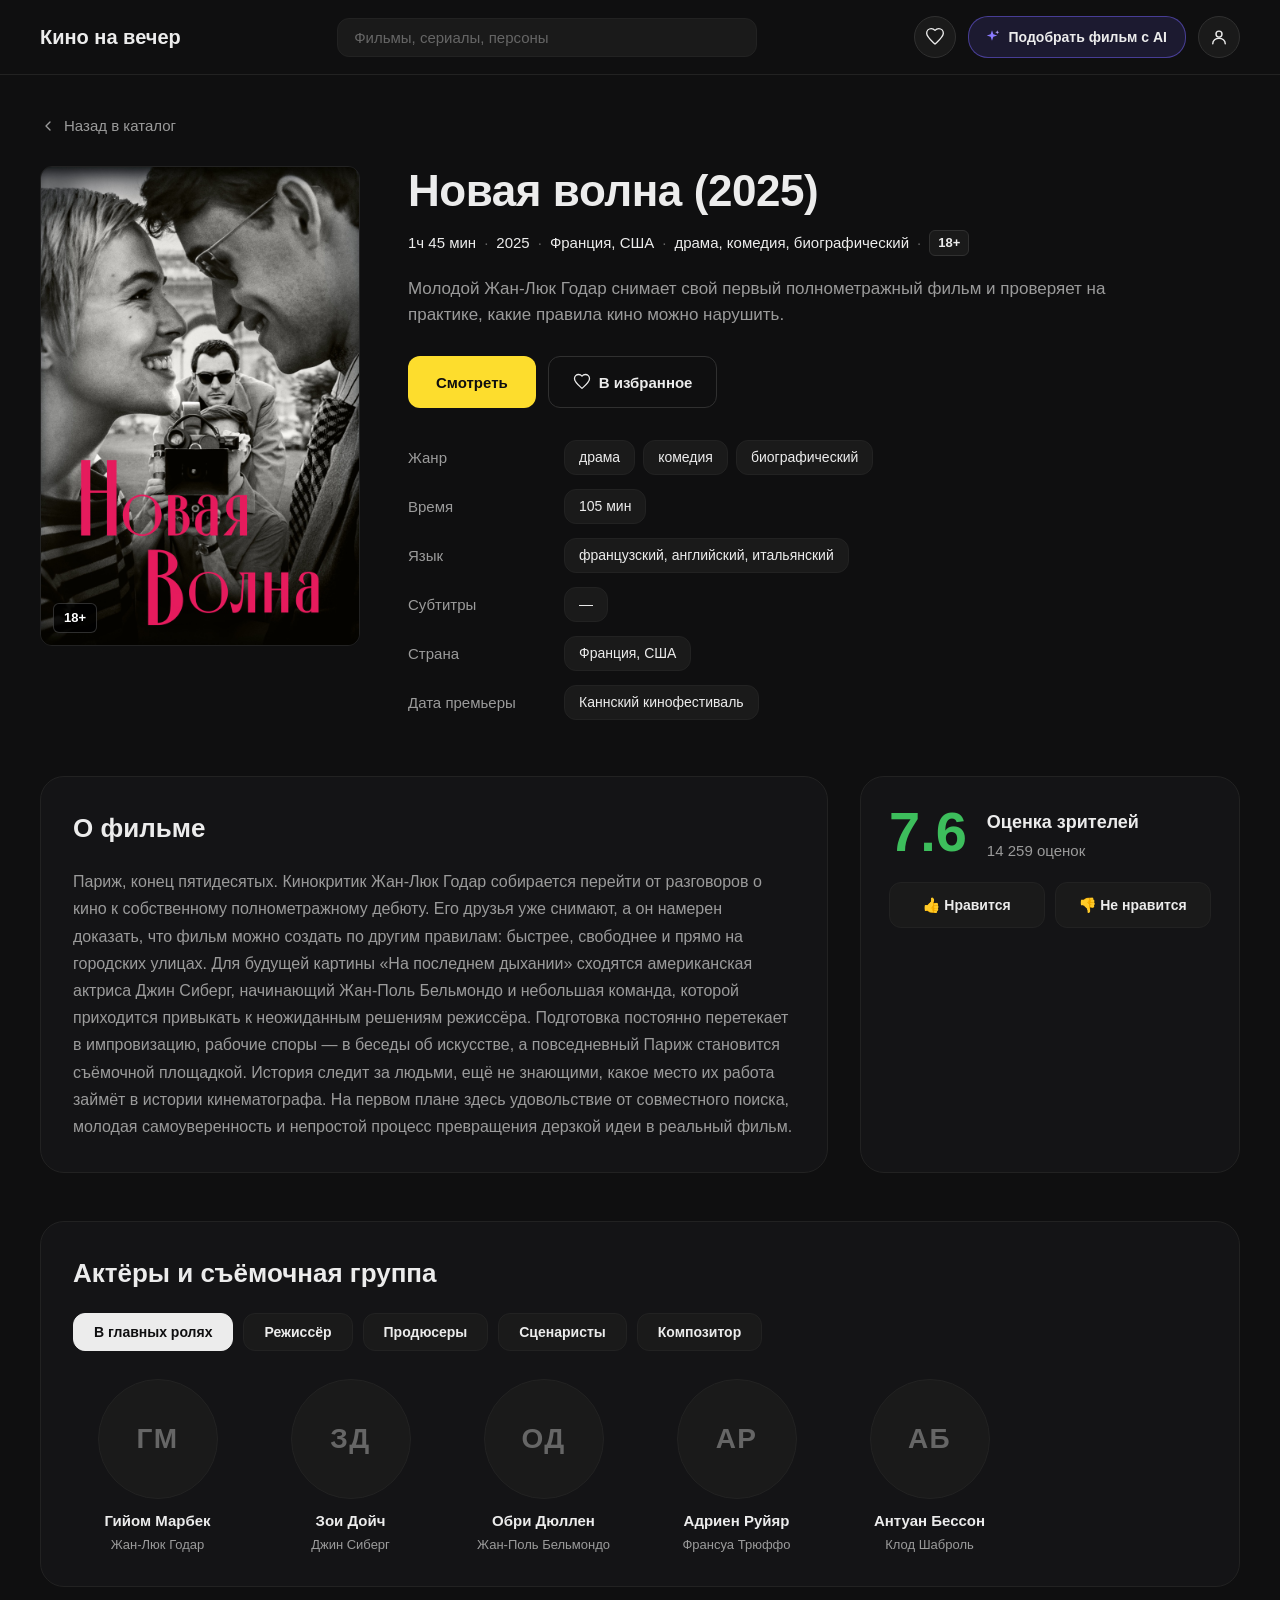
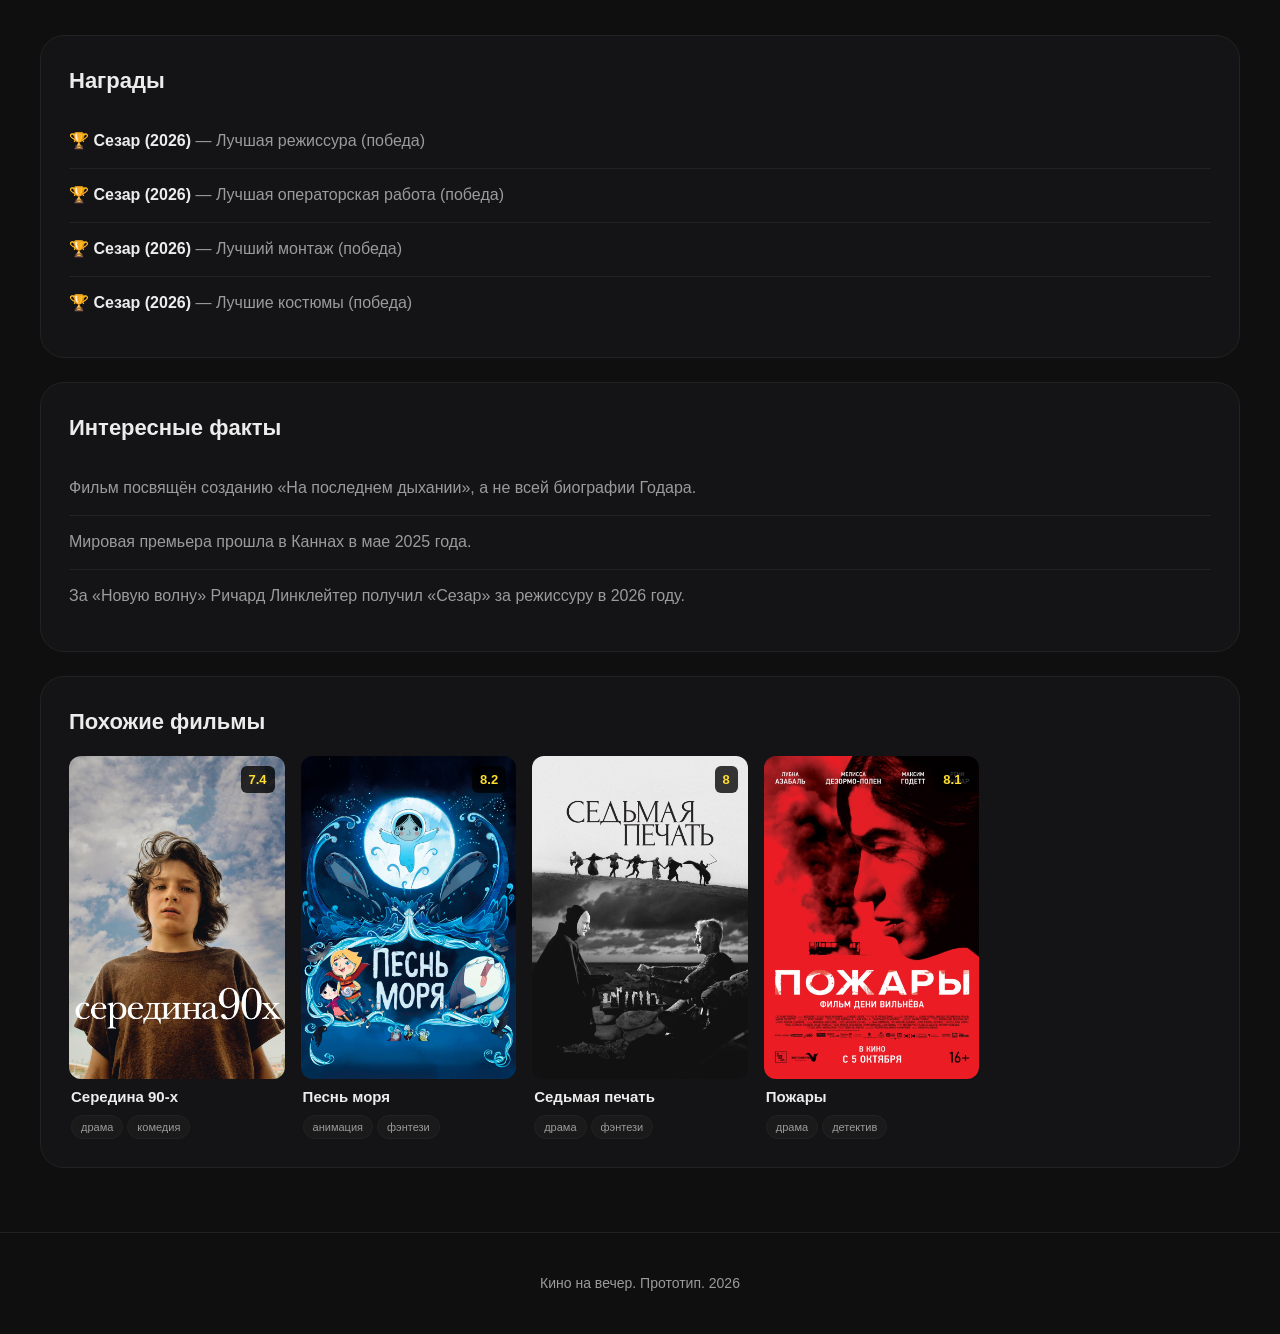
<file: movie.html>
<!DOCTYPE html>
<html lang="ru">
<head>
<meta charset="UTF-8">
<meta name="viewport" content="width=device-width, initial-scale=1.0">
<title>Фильм — Кино на вечер</title>
<style>
:root{--bg:#0F0F10;--bg-elevated:#1A1A1A;--bg-card:#161616;--bg-section:#141416;--border:#222222;--border-strong:#303030;--text:#9B9B9B;--text-bright:#ECECEC;--text-faint:#666666;--accent:#FDDD2D;--accent-hover:#E8C920;--green:#3DBE5C;--radius:12px;--radius-pill:20px;--radius-section:24px}
*{box-sizing:border-box;margin:0;padding:0}
body{font-family:Arial,-apple-system,BlinkMacSystemFont,"Segoe UI",Roboto,sans-serif;background:var(--bg);color:var(--text);min-height:100vh;line-height:1.5;font-size:16px}
a{color:var(--accent);text-decoration:none}
.header{display:grid;grid-template-columns:auto 1fr auto;gap:24px;align-items:center;padding:16px 40px;background:var(--bg);border-bottom:1px solid var(--border);position:sticky;top:0;z-index:100}
.logo{font-size:20px;font-weight:700;color:var(--text-bright);white-space:nowrap}
.search{max-width:420px;width:100%;justify-self:center}
.search input{width:100%;background:var(--bg-elevated);color:var(--text-bright);border:1px solid var(--border);border-radius:var(--radius);padding:10px 16px;font-size:15px;font-family:inherit;outline:none}
.search input:focus{border-color:var(--accent)}
.search input::placeholder{color:var(--text-faint)}
.header-right{display:flex;align-items:center;gap:12px}
.icon-btn{width:42px;height:42px;border-radius:50%;background:var(--bg-elevated);border:1px solid var(--border-strong);display:inline-flex;align-items:center;justify-content:center;cursor:pointer;color:var(--text-bright);padding:0}
.icon-btn:hover{border-color:var(--accent);color:var(--accent)}
.icon-btn.active{color:#ff4d6d;border-color:#ff4d6d}
.icon-btn svg{width:20px;height:20px;display:block}
.alice-btn{display:inline-flex;align-items:center;gap:8px;background:rgba(108,92,231,0.15);border:1px solid rgba(108,92,231,0.55);border-radius:var(--radius-pill);padding:9px 18px 9px 14px;color:var(--text-bright);font-size:14px;font-weight:700;font-family:inherit;cursor:pointer;white-space:nowrap;height:42px}
.alice-btn:hover{background:rgba(108,92,231,0.28)}
.alice-btn svg{width:18px;height:18px;flex-shrink:0;display:block}
.avatar-btn{width:42px;height:42px;border-radius:50%;background:var(--bg-elevated);border:1px solid var(--border-strong);display:inline-flex;align-items:center;justify-content:center;cursor:pointer;color:var(--text-bright);padding:0}
.avatar-btn:hover{border-color:var(--accent);color:var(--accent)}
.avatar-btn svg{width:20px;height:20px;display:block}
.container{max-width:1400px;margin:0 auto;padding:40px}
.back-link{display:inline-flex;align-items:center;gap:8px;color:var(--text);font-size:15px;margin-bottom:28px;transition:color 0.2s ease}
.back-link:hover{color:var(--accent);text-decoration:none}
.back-link svg{display:block}
.movie-hero{display:grid;grid-template-columns:320px 1fr;gap:48px;margin-bottom:56px;align-items:start}
.movie-poster{position:relative;width:100%;aspect-ratio:2/3;overflow:hidden;border-radius:var(--radius);background:var(--bg-elevated);border:1px solid var(--border)}
.movie-poster img{width:100%;height:100%;object-fit:cover;display:block}
.movie-poster .card-age{position:absolute;bottom:12px;left:12px;background:rgba(0,0,0,0.78);color:#FFF;padding:4px 10px;border-radius:6px;font-weight:700;font-size:13px;border:1px solid rgba(255,255,255,0.18)}
.movie-info h1{font-size:44px;font-weight:700;color:var(--text-bright);line-height:1.15;margin-bottom:14px;letter-spacing:-0.01em}
.movie-teaser{display:flex;flex-wrap:wrap;align-items:center;gap:8px;font-size:15px;color:var(--text-bright);margin-bottom:20px;font-weight:500}
.movie-teaser .sep{color:var(--text-faint)}
.movie-teaser .teaser-age{background:var(--bg-elevated);border:1px solid var(--border-strong);color:var(--text-bright);padding:2px 8px;border-radius:6px;font-size:13px;font-weight:700}
.movie-logline{font-size:17px;line-height:1.55;color:var(--text);margin-bottom:28px;max-width:720px}
.movie-actions{display:flex;gap:12px;flex-wrap:wrap;margin-bottom:32px}
.btn-primary{background:var(--accent);color:var(--bg);border:none;border-radius:var(--radius);padding:0 28px;height:52px;font-size:15px;font-weight:700;font-family:inherit;cursor:pointer;display:inline-flex;align-items:center;transition:background 0.2s ease}
.btn-primary:hover{background:var(--accent-hover)}
.btn-secondary{background:transparent;color:var(--text-bright);border:1px solid var(--border-strong);border-radius:var(--radius);padding:0 24px;height:52px;font-size:15px;font-weight:700;font-family:inherit;cursor:pointer;display:inline-flex;align-items:center;gap:8px;transition:border-color 0.2s ease,color 0.2s ease}
.btn-secondary:hover{border-color:var(--accent);color:var(--accent)}
.btn-secondary.active{color:#ff4d6d;border-color:#ff4d6d}
.btn-secondary svg{width:18px;height:18px}
.specs{display:grid;gap:14px;max-width:720px}
.spec-row{display:grid;grid-template-columns:140px 1fr;gap:16px;align-items:center}
.spec-label{color:var(--text);font-size:15px}
.spec-values{display:flex;flex-wrap:wrap;gap:8px}
.spec-tag{background:var(--bg-elevated);color:var(--text-bright);border:1px solid var(--border);border-radius:var(--radius);padding:6px 14px;font-size:14px}
.about-grid{display:grid;grid-template-columns:1fr 380px;gap:32px;margin-bottom:48px}
.about-block{background:var(--bg-section);border:1px solid var(--border);border-radius:var(--radius-section);padding:32px}
.about-title{font-size:26px;font-weight:700;color:var(--text-bright);margin-bottom:20px}
.about-text{font-size:16px;color:var(--text);line-height:1.7;white-space:pre-line}
.rate-block{background:var(--bg-section);border:1px solid var(--border);border-radius:var(--radius-section);padding:28px;display:flex;flex-direction:column;gap:20px}
.rate-top{display:flex;align-items:flex-start;gap:20px}
.rate-value{font-size:56px;font-weight:700;color:var(--green);line-height:0.95;flex-shrink:0}
.rate-text{display:flex;flex-direction:column;gap:6px;padding-top:6px}
.rate-title{font-size:18px;font-weight:700;color:var(--text-bright);line-height:1.25}
.rate-meta{font-size:15px;color:var(--text)}
.rate-buttons{display:flex;gap:10px}
.rate-btn{flex:1;background:var(--bg-elevated);color:var(--text-bright);border:1px solid var(--border);border-radius:var(--radius);padding:14px 16px;font-size:14px;font-weight:600;font-family:inherit;cursor:pointer;display:inline-flex;align-items:center;justify-content:center;gap:8px;transition:border-color 0.2s ease,color 0.2s ease,background 0.2s ease}
.rate-btn:hover{border-color:var(--accent);color:var(--accent)}
.rate-btn.active{border-color:var(--accent);color:var(--accent);background:rgba(253,221,45,0.08)}
.team-block{background:var(--bg-section);border:1px solid var(--border);border-radius:var(--radius-section);padding:32px;margin-bottom:48px}
.team-title{font-size:26px;font-weight:700;color:var(--text-bright);margin-bottom:20px}
.team-filters{display:flex;flex-wrap:wrap;gap:10px;margin-bottom:28px}
.team-chip{background:var(--bg-elevated);color:var(--text-bright);border:1px solid var(--border);border-radius:var(--radius);padding:10px 20px;font-size:14px;font-weight:600;font-family:inherit;cursor:pointer;transition:all 0.15s ease}
.team-chip:hover{border-color:var(--accent);color:var(--accent)}
.team-chip.active{background:var(--text-bright);color:var(--bg);border-color:var(--text-bright)}
.team-grid{display:grid;grid-template-columns:repeat(auto-fill,minmax(160px,1fr));gap:24px}
.person{display:flex;flex-direction:column;align-items:center;text-align:center;gap:12px}
.person-avatar{width:120px;height:120px;border-radius:50%;background:var(--bg-elevated);border:1px solid var(--border);display:flex;align-items:center;justify-content:center;font-size:28px;font-weight:700;color:var(--text-faint);overflow:hidden;letter-spacing:0.05em}
.person-name{font-size:15px;font-weight:700;color:var(--text-bright);line-height:1.3}
.person-role{font-size:13px;color:var(--text);margin-top:-8px}
.reviews-block{margin-bottom:48px}
.reviews-header{display:flex;align-items:center;justify-content:space-between;margin-bottom:24px;flex-wrap:wrap;gap:20px}
.reviews-tabs{display:flex;gap:10px}
.reviews-tab{background:var(--bg-elevated);color:var(--text);border:1px solid var(--border);border-radius:var(--radius);padding:10px 20px;font-size:14px;font-weight:600;font-family:inherit;cursor:pointer}
.reviews-tab.active{background:var(--text-bright);color:var(--bg);border-color:var(--text-bright)}
.reviews-actions{display:flex;gap:12px;padding-left:20px;border-left:1px solid var(--border)}
.reviews-action{color:var(--text);font-size:14px;font-weight:500;display:inline-flex;align-items:center;gap:6px;padding:8px 14px;border-radius:var(--radius);border:1px solid transparent;transition:color 0.2s ease,border-color 0.2s ease;cursor:pointer;background:transparent;font-family:inherit}
.reviews-action:hover{color:var(--accent);border-color:var(--border)}
.reviews-grid{display:grid;grid-template-columns:repeat(auto-fill,minmax(280px,1fr));gap:16px}
.review-card{background:var(--bg-section);border:1px solid var(--border);border-radius:var(--radius);padding:20px;display:flex;flex-direction:column;gap:14px}
.review-author{font-size:13px;font-weight:700;color:var(--text)}
.review-text{font-size:14px;color:var(--text-bright);line-height:1.55;flex-grow:1}
.review-footer{display:flex;align-items:center;justify-content:space-between;font-size:12px;color:var(--text)}
.review-likes{display:flex;gap:12px}
.section{background:var(--bg-section);border:1px solid var(--border);border-radius:var(--radius-section);padding:28px;margin-bottom:24px}
.section-title{font-size:22px;font-weight:700;color:var(--text-bright);margin-bottom:18px}
.list-clean{list-style:none}
.list-clean li{padding:14px 0;border-bottom:1px solid var(--border);color:var(--text);line-height:1.55}
.list-clean li:last-child{border-bottom:none}
.list-clean li strong{color:var(--text-bright)}
.award-win::before{content:'🏆  '}
.award-nom::before{content:'🎗  '}
.similar-grid{display:grid;grid-template-columns:repeat(auto-fill,minmax(180px,1fr));gap:16px}
.card{cursor:pointer;display:flex;flex-direction:column;gap:8px;transition:transform 0.2s ease}
.card:hover{transform:translateY(-4px)}
.card-poster{position:relative;width:100%;aspect-ratio:2/3;overflow:hidden;border-radius:var(--radius);background:var(--bg-elevated)}
.card-poster img{width:100%;height:100%;object-fit:cover;display:block}
.card-badge{position:absolute;top:10px;right:10px;background:rgba(0,0,0,0.78);color:var(--accent);padding:4px 8px;border-radius:6px;font-weight:700;font-size:13px}
.card-title{font-size:15px;font-weight:700;color:var(--text-bright);line-height:1.3;padding:0 2px}
.card-tags{display:flex;flex-wrap:wrap;gap:4px;padding:0 2px}
.tag{background:var(--bg-elevated);color:var(--text);border:1px solid var(--border);border-radius:var(--radius-pill);padding:3px 9px;font-size:11px;white-space:nowrap}
.not-found{text-align:center;padding:80px 40px}
.not-found h1{font-size:32px;color:var(--text-bright);margin-bottom:16px}
.not-found p{color:var(--text);margin-bottom:24px}
.not-found a{display:inline-block;background:var(--accent);color:var(--bg);padding:12px 28px;border-radius:var(--radius);font-weight:700}
.loading{text-align:center;padding:80px 40px;color:var(--text);font-size:16px}
.footer{border-top:1px solid var(--border);padding:40px;text-align:center;color:var(--text);font-size:14px}
@media(max-width:1024px){.header{grid-template-columns:auto auto;gap:16px;padding:16px 24px}.search{order:3;grid-column:1/-1;max-width:none}.movie-hero{grid-template-columns:260px 1fr;gap:32px}.about-grid{grid-template-columns:1fr}.movie-info h1{font-size:34px}}
@media(max-width:768px){.header{padding:12px 16px}.container{padding:24px 16px}.movie-hero{grid-template-columns:1fr;gap:24px}.movie-info h1{font-size:26px}.movie-actions{flex-direction:column}.btn-primary,.btn-secondary{width:100%;justify-content:center}.spec-row{grid-template-columns:1fr;gap:6px}.about-block,.rate-block,.team-block,.section{padding:20px}.team-grid{grid-template-columns:repeat(auto-fill,minmax(120px,1fr));gap:16px}.person-avatar{width:90px;height:90px;font-size:22px}.alice-btn span{display:none}.reviews-actions{padding-left:0;border-left:none}.rate-value{font-size:44px}}
</style>
</head>



<body>

<header class="header">
    <div class="logo">Кино на вечер</div>
    <div class="search">
        <input type="text" placeholder="Фильмы, сериалы, персоны">
    </div>
    <div class="header-right">
        <button class="icon-btn" id="fav-btn" title="Избранное">
            <svg viewBox="0 0 24 24" xmlns="http://www.w3.org/2000/svg"><path d="M12 20.5l-1.45-1.32C5.4 14.36 2 11.28 2 7.5 2 4.42 4.42 2 7.5 2c1.74 0 3.41.81 4.5 2.09C13.09 2.81 14.76 2 16.5 2 19.58 2 22 4.42 22 7.5c0 3.78-3.4 6.86-8.55 11.68L12 20.5z" stroke="currentColor" stroke-width="1.6" fill="none" stroke-linejoin="round"/></svg>
        </button>
        <button class="alice-btn" onclick="alert('AI-подбор в прототипе не реализован.')">
            <svg viewBox="0 0 24 24" xmlns="http://www.w3.org/2000/svg"><path d="M12 3l1.8 5.2L19 10l-5.2 1.8L12 17l-1.8-5.2L5 10l5.2-1.8L12 3z" fill="#8B7BFF" stroke="none"/><path d="M19 3l0.7 2L21.7 5.7l-2 0.7L19 8.4l-0.7-2L16.3 5.7l2-0.7L19 3z" fill="#B9A9FF" stroke="none"/></svg>
            <span>Подобрать фильм с AI</span>
        </button>
        <button class="avatar-btn" title="Личный кабинет">
            <svg viewBox="0 0 24 24" xmlns="http://www.w3.org/2000/svg"><circle cx="12" cy="8.5" r="3.6" stroke="currentColor" stroke-width="1.7" fill="none"/><path d="M4.5 20c0-3.7 3.4-6.5 7.5-6.5s7.5 2.8 7.5 6.5" stroke="currentColor" stroke-width="1.7" fill="none" stroke-linecap="round"/></svg>
        </button>
    </div>
</header>

<div class="container">
    <a class="back-link" href="index.html">
        <svg viewBox="0 0 24 24" xmlns="http://www.w3.org/2000/svg" fill="none" stroke="currentColor" stroke-width="2" stroke-linecap="round" stroke-linejoin="round" width="16" height="16"><polyline points="15 18 9 12 15 6"/></svg>
        Назад в каталог
    </a>
    <main id="movie-detail">
        <div class="loading">Загрузка...</div>
    </main>
</div>

<footer class="footer">Кино на вечер. Прототип. 2026</footer>

<script>
var PLACEHOLDER='data:image/svg+xml;utf8,'+encodeURIComponent('<svg xmlns="http://www.w3.org/2000/svg" width="300" height="450"><rect width="100%" height="100%" fill="#1A1A1A"/><text x="50%" y="50%" fill="#666666" font-family="Arial, sans-serif" font-size="14" text-anchor="middle">Нет постера</text></svg>');
var favorites={};
var teamFilter='cast';

function heartSVG(a){return '<svg viewBox="0 0 24 24" xmlns="http://www.w3.org/2000/svg"><path d="M12 20.5l-1.45-1.32C5.4 14.36 2 11.28 2 7.5 2 4.42 4.42 2 7.5 2c1.74 0 3.41.81 4.5 2.09C13.09 2.81 14.76 2 16.5 2 19.58 2 22 4.42 22 7.5c0 3.78-3.4 6.86-8.55 11.68L12 20.5z" stroke="currentColor" stroke-width="1.7" fill="'+(a?'currentColor':'none')+'" stroke-linejoin="round" stroke-linecap="round"/></svg>';}

function initials(name){
var parts=name.split(' ');
if(parts.length>=2)return (parts[0][0]+parts[1][0]).toUpperCase();
return name.substring(0,2).toUpperCase();
}

function formatRuntime(min){
var h=Math.floor(min/60);
var m=min%60;
if(h>0&&m>0)return h+'ч '+m+' мин';
if(h>0)return h+'ч';
return m+' мин';
}

function normalize(raw){
var r=raw||{};
var ident=r.identification||{};
var details=r.details||{};
var content=r.content||{};
var creators=r.creators||{};
var ratings=r.ratings||{};
var release=r.release||{};
var kp=ratings.kinopoisk||{};
var ageArr=details.age_ratings||[];

var awardsArr=[];
if(r.recognition&&r.recognition.awards){
awardsArr=r.recognition.awards.map(function(a){return {year:a.year,event:a.event,category:a.category,result:a.result};});
}
var factsArr=[];
if(r.context&&r.context.facts){factsArr=r.context.facts;}
var castArr=(r.cast||[]).map(function(c){return {name:c.name_ru,role:c.role};});

return {
id:ident.kinopoisk_id,
title:ident.title_ru||'',
year:ident.year,
genres:details.genres||[],
rating:kp.value||0,
votes:kp.votes||0,
runtime:details.runtime_minutes||0,
age:ageArr.length?ageArr[0].rating:'',
countries:details.countries||[],
languages:details.languages||[],
subtitles:[],
premiere:(release.world_premiere&&release.world_premiere.event)||'',
logline:content.logline||'',
synopsis:content.synopsis||'',
directors:creators.directors||[],
screenwriters:creators.screenwriters||[],
producers:creators.producers||[],
composers:creators.composers||[],
cast:castArr,
awards:awardsArr,
facts:factsArr,
reviews:[],
poster:(r.poster&&r.poster.path)||''
};
}

function createSimilarCard(m){
var card=document.createElement('div');
card.className='card';
var tags=m.genres.slice(0,2).map(function(g){return '<span class="tag">'+g+'</span>';}).join('');
card.innerHTML='<div class="card-poster"><img src="'+m.poster+'" alt="'+m.title+'" onerror="this.src=\''+PLACEHOLDER+'\'"><div class="card-badge">'+m.rating+'</div></div><div class="card-title">'+m.title+'</div><div class="card-tags">'+tags+'</div>';
card.addEventListener('click',function(){window.location.href='movie.html?id='+m.id;});
return card;
}

function initTeamFilters(movie){
var chips=document.querySelectorAll('.team-chip');
chips.forEach(function(chip){
chip.addEventListener('click',function(){
chips.forEach(function(c){c.classList.remove('active');});
chip.classList.add('active');
teamFilter=chip.dataset.filter;
renderTeam(movie);
});
});
}

function renderTeam(movie){
var grid=document.getElementById('team-grid');
if(!grid)return;
grid.innerHTML='';
var list=[];
if(teamFilter==='cast')list=movie.cast||[];
else if(teamFilter==='directors')list=(movie.directors||[]).map(function(n){return {name:n,role:'режиссёр'};});
else if(teamFilter==='producers')list=(movie.producers||[]).map(function(n){return {name:n,role:'продюсер'};});
else if(teamFilter==='screenwriters')list=(movie.screenwriters||[]).map(function(n){return {name:n,role:'сценарист'};});
else if(teamFilter==='composers')list=(movie.composers||[]).map(function(n){return {name:n,role:'композитор'};});
if(!list.length){grid.innerHTML='<div style="color:var(--text);padding:20px;">Данные не указаны.</div>';return;}
list.forEach(function(p){
var el=document.createElement('div');
el.className='person';
el.innerHTML='<div class="person-avatar">'+initials(p.name)+'</div><div class="person-name">'+p.name+'</div><div class="person-role">'+p.role+'</div>';
grid.appendChild(el);
});
}

function renderMovie(movie,allMovies){
var container=document.getElementById('movie-detail');
if(!movie){
document.title='Фильм не найден — Кино на вечер';
container.innerHTML='<div class="not-found"><h1>Фильм не найден</h1><p>Похоже, такой картины нет в нашей базе.</p><a href="index.html">Вернуться в каталог</a></div>';
return;
}
document.title=movie.title+' — Кино на вечер';

var countries=(movie.countries||[]).join(', ');
var languages=(movie.languages||[]).join(', ');
var subtitles=(movie.subtitles||[]).join(', ');
var runtime=formatRuntime(movie.runtime);
var genresText=movie.genres.join(', ');

var teaserHTML=runtime+' <span class="sep">·</span> '+movie.year+' <span class="sep">·</span> '+countries+' <span class="sep">·</span> '+genresText+(movie.age?' <span class="sep">·</span> <span class="teaser-age">'+movie.age+'</span>':'');

var specsHTML=
'<div class="spec-row"><div class="spec-label">Жанр</div><div class="spec-values">'+movie.genres.map(function(g){return '<span class="spec-tag">'+g+'</span>';}).join('')+'</div></div>'+
'<div class="spec-row"><div class="spec-label">Время</div><div class="spec-values"><span class="spec-tag">'+movie.runtime+' мин</span></div></div>'+
'<div class="spec-row"><div class="spec-label">Язык</div><div class="spec-values"><span class="spec-tag">'+(languages||'—')+'</span></div></div>'+
'<div class="spec-row"><div class="spec-label">Субтитры</div><div class="spec-values"><span class="spec-tag">'+(subtitles||'—')+'</span></div></div>'+
'<div class="spec-row"><div class="spec-label">Страна</div><div class="spec-values"><span class="spec-tag">'+countries+'</span></div></div>'+
'<div class="spec-row"><div class="spec-label">Дата премьеры</div><div class="spec-values"><span class="spec-tag">'+(movie.premiere||movie.year)+'</span></div></div>';

var isFav=!!favorites[movie.id];

var awardsHTML=(movie.awards&&movie.awards.length)?movie.awards.map(function(a){
return '<li class="'+(a.result==='win'?'award-win':'award-nom')+'"><strong>'+a.event+' ('+a.year+')</strong> — '+a.category+(a.result==='win'?' (победа)':' (номинация)')+'</li>';
}).join(''):'<li>Награды не указаны.</li>';

var factsHTML=(movie.facts&&movie.facts.length)?movie.facts.map(function(f){return '<li>'+(f.text||f)+'</li>';}).join(''):'<li>Интересные факты не указаны.</li>';

var votesText=movie.votes?movie.votes.toLocaleString('ru-RU')+' оценок':'Оценок пока нет';

container.innerHTML=
'<section class="movie-hero">'+
'<div class="movie-poster"><img src="'+movie.poster+'" alt="'+movie.title+'" onerror="this.src=\''+PLACEHOLDER+'\'">'+(movie.age?'<div class="card-age">'+movie.age+'</div>':'')+'</div>'+
'<div class="movie-info">'+
'<h1>'+movie.title+' ('+movie.year+')</h1>'+
'<div class="movie-teaser">'+teaserHTML+'</div>'+
'<div class="movie-logline">'+movie.logline+'</div>'+
'<div class="movie-actions">'+
'<button class="btn-primary" onclick="alert(\'В прототипе кнопка «Смотреть» не активна.\')">Смотреть</button>'+
'<button class="btn-secondary '+(isFav?'active':'')+'" id="fav-action">'+heartSVG(isFav)+'<span>'+(isFav?'В избранном':'В избранное')+'</span></button>'+
'</div>'+
'<div class="specs">'+specsHTML+'</div>'+
'</div>'+
'</section>'+

'<section class="about-grid">'+
'<div class="about-block"><h2 class="about-title">О фильме</h2><p class="about-text">'+movie.synopsis+'</p></div>'+
'<div class="rate-block">'+
'<div class="rate-top"><div class="rate-value">'+movie.rating+'</div><div class="rate-text"><div class="rate-title">Оценка зрителей</div><div class="rate-meta">'+votesText+'</div></div></div>'+
'<div class="rate-buttons"><button class="rate-btn" data-rate="up">👍 Нравится</button><button class="rate-btn" data-rate="down">👎 Не нравится</button></div>'+
'</div>'+
'</section>'+

'<section class="team-block">'+
'<h2 class="team-title">Актёры и съёмочная группа</h2>'+
'<div class="team-filters">'+
'<button class="team-chip active" data-filter="cast">В главных ролях</button>'+
'<button class="team-chip" data-filter="directors">Режиссёр</button>'+
'<button class="team-chip" data-filter="producers">Продюсеры</button>'+
'<button class="team-chip" data-filter="screenwriters">Сценаристы</button>'+
'<button class="team-chip" data-filter="composers">Композитор</button>'+
'</div>'+
'<div class="team-grid" id="team-grid"></div>'+
'</section>'+

'<section class="section"><h2 class="section-title">Награды</h2><ul class="list-clean">'+awardsHTML+'</ul></section>'+
'<section class="section"><h2 class="section-title">Интересные факты</h2><ul class="list-clean">'+factsHTML+'</ul></section>'+
'<section class="section" id="similar-section"><h2 class="section-title">Похожие фильмы</h2><div class="similar-grid" id="similar-grid"></div></section>';

var favAction=document.getElementById('fav-action');
if(favAction){
favAction.addEventListener('click',function(){
if(favorites[movie.id]){delete favorites[movie.id];favAction.classList.remove('active');favAction.innerHTML=heartSVG(false)+'<span>В избранное</span>';}
else{favorites[movie.id]=true;favAction.classList.add('active');favAction.innerHTML=heartSVG(true)+'<span>В избранном</span>';}
});
}

var favBtn=document.getElementById('fav-btn');
if(favBtn){
favBtn.classList.toggle('active',isFav);
favBtn.addEventListener('click',function(){
if(favorites[movie.id]){delete favorites[movie.id];favBtn.classList.remove('active');if(favAction){favAction.classList.remove('active');favAction.innerHTML=heartSVG(false)+'<span>В избранное</span>';}}
else{favorites[movie.id]=true;favBtn.classList.add('active');if(favAction){favAction.classList.add('active');favAction.innerHTML=heartSVG(true)+'<span>В избранном</span>';}}
});
}

document.querySelectorAll('.rate-btn').forEach(function(btn){
btn.addEventListener('click',function(){
document.querySelectorAll('.rate-btn').forEach(function(b){b.classList.remove('active');});
btn.classList.add('active');
});
});

initTeamFilters(movie);
renderTeam(movie);

var similarGrid=document.getElementById('similar-grid');
var similar=allMovies.filter(function(m){
if(m.id===movie.id)return false;
return m.genres.some(function(g){return movie.genres.indexOf(g)!==-1;});
}).slice(0,4);
if(!similar.length){document.getElementById('similar-section').style.display='none';}
else{similar.forEach(function(m){similarGrid.appendChild(createSimilarCard(m));});}
}

function loadMovies(){
return fetch('movies.json').then(function(res){
if(!res.ok)throw new Error('Не удалось загрузить movies.json');
return res.json();
}).then(function(data){
var raw=data.movies||data;
return raw.map(normalize);
});
}

document.addEventListener('DOMContentLoaded',function(){
loadMovies().then(function(movies){
var params=new URLSearchParams(window.location.search);
var id=parseInt(params.get('id'));
if(!id&&movies.length){id=movies[0].id;var newUrl=window.location.pathname+'?id='+id;window.history.replaceState(null,'',newUrl);}
var movie=movies.find(function(m){return m.id===id;});
renderMovie(movie,movies);
}).catch(function(err){
console.error(err);
document.getElementById('movie-detail').innerHTML='<div class="not-found"><h1>Не удалось загрузить данные</h1><p>'+err.message+'</p><p>Проверьте, что movies.json лежит рядом с movie.html</p><a href="index.html">Вернуться в каталог</a></div>';
});
});
</script>

</body>
</html>
</file>
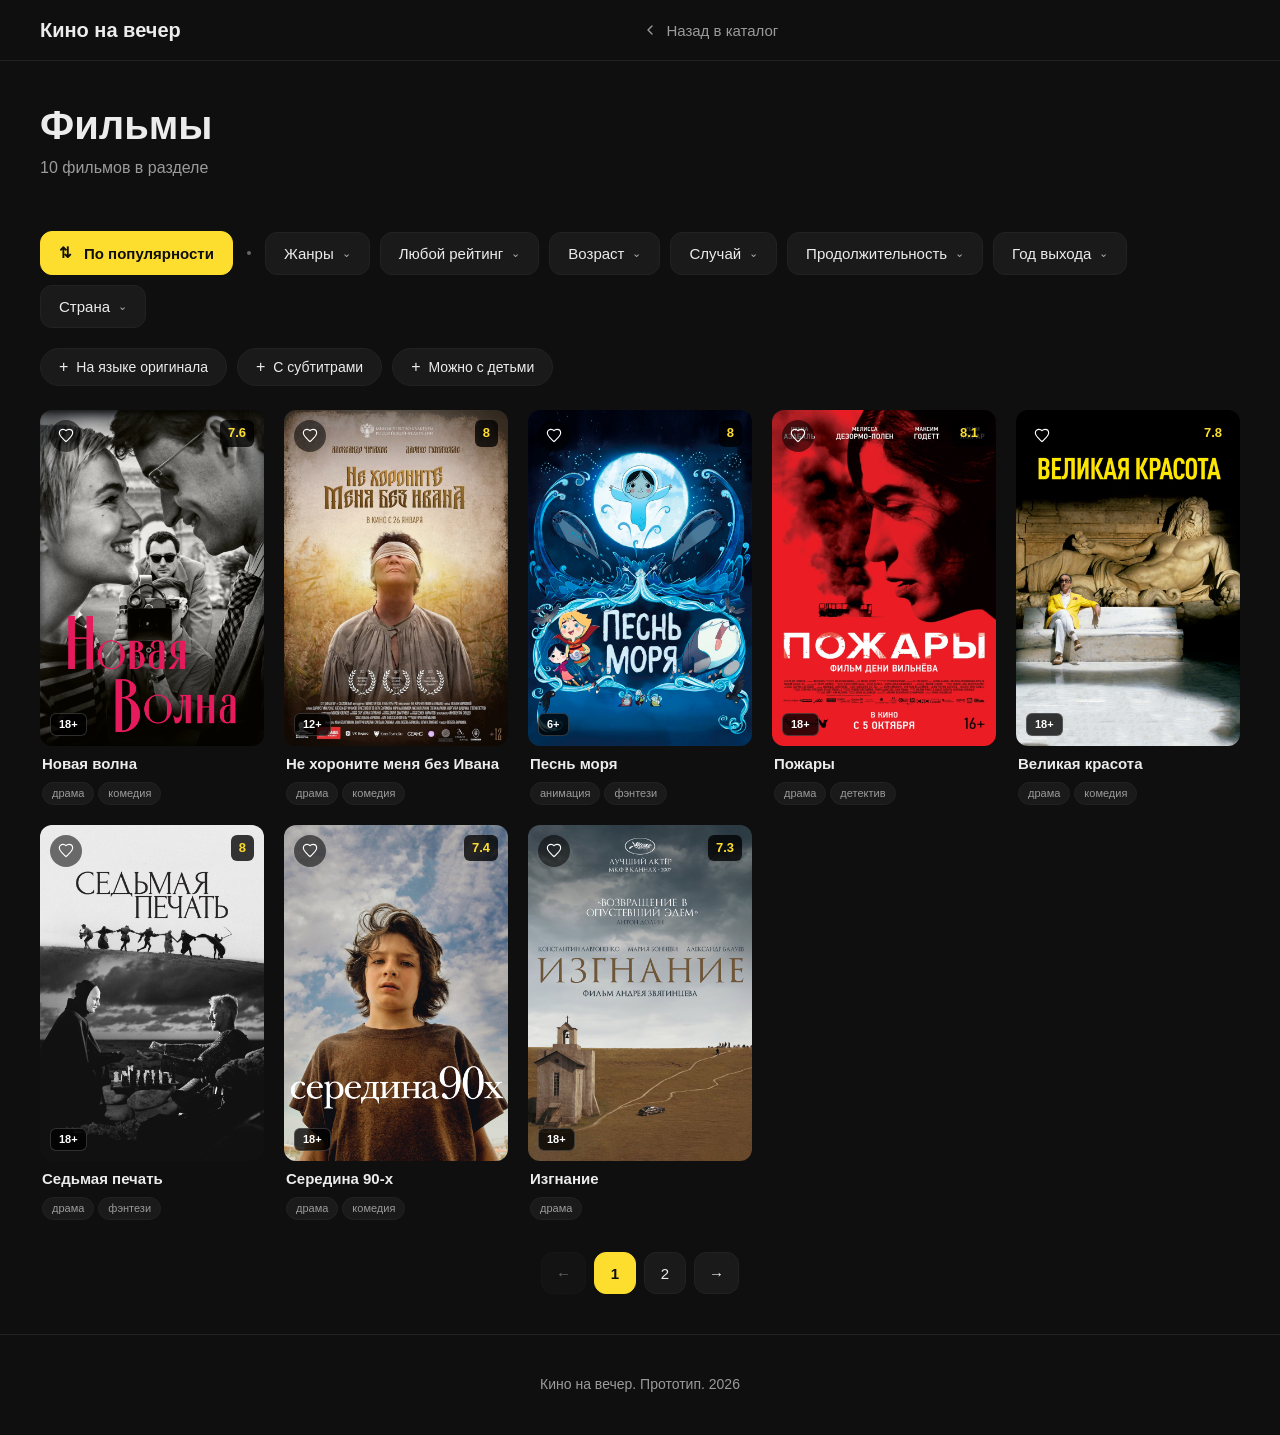
<file: section.html>
<!DOCTYPE html>
<html lang="ru">
<head>
<meta charset="UTF-8">
<meta name="viewport" content="width=device-width, initial-scale=1.0">
<title>Раздел — Кино на вечер</title>
<style>
:root{--bg:#0F0F10;--bg-elevated:#1A1A1A;--bg-card:#161616;--bg-section:#141416;--border:#222222;--border-strong:#303030;--text:#9B9B9B;--text-bright:#ECECEC;--text-faint:#666666;--accent:#FDDD2D;--accent-hover:#E8C920;--radius-md:12px;--radius-lg:14px;--radius-xl:20px;--radius-section:24px}
*{box-sizing:border-box;margin:0;padding:0}
body{font-family:Arial,-apple-system,BlinkMacSystemFont,"Segoe UI",Roboto,sans-serif;background:var(--bg);color:var(--text);min-height:100vh;line-height:1.4;font-size:16px}
a{color:var(--accent);text-decoration:none}
.header{display:grid;grid-template-columns:auto 1fr auto;gap:24px;align-items:center;padding:16px 40px;background:var(--bg);border-bottom:1px solid var(--border);position:sticky;top:0;z-index:100}
.logo{font-size:20px;font-weight:700;color:var(--text-bright);white-space:nowrap}
.back-link{display:inline-flex;align-items:center;gap:8px;color:var(--text);font-size:15px;justify-self:center;transition:color 0.2s ease}
.back-link:hover{color:var(--accent);text-decoration:none}
.back-link svg{display:block}
.container{max-width:1400px;margin:0 auto;padding:40px}
.section-page-title{font-size:40px;font-weight:700;color:var(--text-bright);line-height:1.2;margin-bottom:8px}
.section-page-sub{font-size:16px;color:var(--text);margin-bottom:32px}
.catalog-head{display:flex;align-items:center;justify-content:space-between;margin-bottom:20px}
.reset-btn{display:none;background:transparent;color:var(--accent);border:1px solid var(--accent);border-radius:var(--radius-xl);padding:6px 14px;font-size:14px;font-weight:700;font-family:inherit;cursor:pointer}
.reset-btn:hover{background:var(--accent);color:var(--bg)}
.reset-btn.visible{display:inline-block}
.filters-row{display:flex;flex-wrap:wrap;gap:10px;align-items:center;margin-bottom:16px}
.filter-dropdown{position:relative}
.filter-btn{background:var(--bg-elevated);color:var(--text-bright);border:1px solid var(--border);border-radius:var(--radius-md);padding:12px 18px;font-size:15px;font-family:inherit;font-weight:500;cursor:pointer;display:inline-flex;align-items:center;gap:8px}
.filter-btn:hover{border-color:var(--accent);color:var(--accent)}
.filter-btn.active{background:var(--accent);color:var(--bg);border-color:var(--accent);font-weight:700}
.filter-btn.active .filter-chevron{transform:rotate(180deg)}
.filter-chevron{font-size:11px;opacity:0.7;display:inline-block;transition:transform 0.15s ease}
.filter-menu{position:absolute;top:calc(100% + 6px);left:0;min-width:260px;max-height:360px;overflow-y:auto;background:var(--bg-elevated);border:1px solid var(--border-strong);border-radius:var(--radius-md);padding:8px;display:none;flex-direction:column;gap:2px;z-index:60;box-shadow:0 12px 28px rgba(0,0,0,0.55)}
.filter-menu.open{display:flex}
.filter-option{display:flex;align-items:center;gap:10px;background:transparent;border:none;color:var(--text-bright);font-size:15px;font-family:inherit;font-weight:500;text-align:left;padding:10px 12px;border-radius:8px;cursor:pointer;width:100%}
.filter-option:hover{background:rgba(255,255,255,0.05)}
.filter-option.selected{color:var(--accent);font-weight:700}
.filter-checkbox{width:16px;height:16px;border-radius:4px;border:1.5px solid var(--border-strong);display:inline-flex;align-items:center;justify-content:center;flex-shrink:0;position:relative}
.filter-option.selected .filter-checkbox{border-color:var(--accent);background:var(--accent)}
.filter-option.selected .filter-checkbox::after{content:'✓';color:var(--bg);font-size:12px;font-weight:700;line-height:1}
.sort-dropdown{position:relative}
.filters-divider{width:4px;height:4px;background:var(--text-faint);border-radius:50%;margin:0 4px}
.sort-icon{font-size:15px;margin-right:4px}
.sort-menu{position:absolute;top:calc(100% + 6px);left:0;min-width:240px;background:var(--bg-elevated);border:1px solid var(--border-strong);border-radius:var(--radius-md);padding:6px;display:none;flex-direction:column;gap:2px;z-index:60;box-shadow:0 12px 28px rgba(0,0,0,0.55)}
.sort-menu.open{display:flex}
.sort-option{display:flex;align-items:center;gap:10px;background:transparent;border:none;color:var(--text-bright);font-size:15px;font-family:inherit;font-weight:500;text-align:left;padding:10px 14px;border-radius:8px;cursor:pointer;width:100%}
.sort-option:hover{background:rgba(255,255,255,0.05)}
.sort-radio{width:16px;height:16px;border-radius:50%;border:1.5px solid var(--border-strong);display:inline-flex;align-items:center;justify-content:center;flex-shrink:0;position:relative}
.sort-option.active .sort-radio{border-color:var(--accent)}
.sort-option.active .sort-radio::after{content:'';width:8px;height:8px;border-radius:50%;background:var(--accent)}
.sort-option.active{color:var(--accent);font-weight:700}
.extra-filters{display:flex;flex-wrap:wrap;gap:10px;padding-top:4px;margin-bottom:24px}
.extra-chip{background:var(--bg-elevated);color:var(--text-bright);border:1px solid var(--border);border-radius:var(--radius-xl);padding:10px 18px;font-size:14px;font-family:inherit;font-weight:500;cursor:pointer;display:inline-flex;align-items:center;gap:8px}
.extra-chip:hover{border-color:var(--accent);color:var(--accent)}
.extra-chip.active{background:var(--accent);color:var(--bg);border-color:var(--accent);font-weight:700}
.extra-plus{font-size:16px;line-height:1;transition:transform 0.2s ease}
.extra-chip.active .extra-plus{transform:rotate(45deg)}
.grid{display:grid;grid-template-columns:repeat(auto-fill,minmax(220px,1fr));gap:20px}
.card{cursor:pointer;display:flex;flex-direction:column;gap:8px;transition:transform 0.2s ease}
.card:hover{transform:translateY(-4px)}
.card-poster{position:relative;width:100%;aspect-ratio:2/3;overflow:hidden;border-radius:var(--radius-md);background:var(--bg-elevated)}
.card-poster img{width:100%;height:100%;object-fit:cover;display:block}
.card-badge{position:absolute;top:10px;right:10px;background:rgba(0,0,0,0.78);color:var(--accent);padding:4px 8px;border-radius:6px;font-weight:700;font-size:13px}
.card-age{position:absolute;bottom:10px;left:10px;background:rgba(0,0,0,0.78);color:#FFF;padding:3px 8px;border-radius:6px;font-weight:700;font-size:11px;border:1px solid rgba(255,255,255,0.18)}
.card-heart{position:absolute;top:10px;left:10px;width:32px;height:32px;border-radius:50%;background:rgba(0,0,0,0.55);border:none;padding:0;display:flex;align-items:center;justify-content:center;color:#fff;cursor:pointer;z-index:3}
.card-heart:hover{transform:scale(1.08)}
.card-heart.active{color:#ff4d6d}
.card-heart svg{width:16px;height:16px;display:block}
.card-title{font-size:15px;font-weight:700;color:var(--text-bright);line-height:1.3;padding:0 2px}
.card-tags{display:flex;flex-wrap:wrap;gap:4px;padding:0 2px}
.tag{background:var(--bg-elevated);color:var(--text);border:1px solid var(--border);border-radius:20px;padding:3px 9px;font-size:11px;white-space:nowrap}
.empty{text-align:center;padding:40px;color:var(--text);font-size:15px;background:var(--bg-elevated);border-radius:var(--radius-md);border:1px dashed var(--border-strong);width:100%;grid-column:1/-1}
.pagination{display:flex;justify-content:center;align-items:center;gap:8px;margin-top:32px;flex-wrap:wrap}
.page-btn{min-width:42px;height:42px;padding:0 14px;border-radius:var(--radius-md);background:var(--bg-elevated);color:var(--text-bright);border:1px solid var(--border);font-size:15px;font-family:inherit;font-weight:500;cursor:pointer;display:inline-flex;align-items:center;justify-content:center;transition:all 0.15s ease}
.page-btn:hover:not(:disabled){border-color:var(--accent);color:var(--accent)}
.page-btn.active{background:var(--accent);color:var(--bg);border-color:var(--accent);font-weight:700}
.page-btn:disabled{opacity:0.4;cursor:default}
.page-dots{color:var(--text-faint);padding:0 6px}
.footer{border-top:1px solid var(--border);padding:40px;text-align:center;color:var(--text);font-size:14px}
@media(max-width:1024px){.header{grid-template-columns:auto auto;gap:16px;padding:16px 24px}.back-link{order:3;grid-column:1/-1;justify-self:start}.container{padding:32px 24px}}
@media(max-width:768px){.header{padding:12px 16px}.container{padding:24px 16px}.section-page-title{font-size:28px}.grid{grid-template-columns:repeat(auto-fill,minmax(150px,1fr))}.page-btn{min-width:36px;height:36px;font-size:14px}}
</style>
</head>
<body>

<header class="header">
    <div class="logo">Кино на вечер</div>
    <a class="back-link" href="index.html">
        <svg viewBox="0 0 24 24" xmlns="http://www.w3.org/2000/svg" fill="none" stroke="currentColor" stroke-width="2" stroke-linecap="round" stroke-linejoin="round" width="16" height="16"><polyline points="15 18 9 12 15 6"/></svg>
        Назад в каталог
    </a>
    <div></div>
</header>

<main class="container">
    <h1 class="section-page-title" id="section-title">Раздел</h1>
    <p class="section-page-sub" id="section-count">Загрузка...</p>

    <div class="catalog-head">
        <div></div>
        <button class="reset-btn" id="reset-btn">Сбросить фильтры</button>
    </div>

    <div class="filters-row" id="main-filters">
        <div class="sort-dropdown">
            <button class="filter-btn filter-sort active" id="sort-btn"><span class="sort-icon">⇅</span><span id="sort-label">По популярности</span></button>
            <div class="sort-menu" id="sort-menu">
                <button class="sort-option active" data-sort="popular"><span class="sort-radio"></span> По популярности</button>
                <button class="sort-option" data-sort="fresh"><span class="sort-radio"></span> По новизне</button>
                <button class="sort-option" data-sort="rating"><span class="sort-radio"></span> По рейтингу</button>
            </div>
        </div>

        <span class="filters-divider"></span>

        <div class="filter-dropdown" data-dropdown-wrap="genre">
            <button class="filter-btn" data-dropdown="genre">Жанры <span class="filter-chevron">⌄</span></button>
            <div class="filter-menu">
                <button class="filter-option" data-filter="genre" data-value="драма"><span class="filter-checkbox"></span> Драмы</button>
                <button class="filter-option" data-filter="genre" data-value="комедия"><span class="filter-checkbox"></span> Комедии</button>
                <button class="filter-option" data-filter="genre" data-value="детектив"><span class="filter-checkbox"></span> Детективы</button>
                <button class="filter-option" data-filter="genre" data-value="военный"><span class="filter-checkbox"></span> Военные</button>
                <button class="filter-option" data-filter="genre" data-value="фэнтези"><span class="filter-checkbox"></span> Фэнтези</button>
                <button class="filter-option" data-filter="genre" data-value="анимация"><span class="filter-checkbox"></span> Анимация</button>
                <button class="filter-option" data-filter="genre" data-value="документальный"><span class="filter-checkbox"></span> Документальные</button>
                <button class="filter-option" data-filter="genre" data-value="исторический"><span class="filter-checkbox"></span> Исторические</button>
                <button class="filter-option" data-filter="genre" data-value="биографический"><span class="filter-checkbox"></span> Биография</button>
                <button class="filter-option" data-filter="genre" data-value="семейный"><span class="filter-checkbox"></span> Семейные</button>
            </div>
        </div>

        <div class="filter-dropdown">
            <button class="filter-btn" data-dropdown="rating">Любой рейтинг <span class="filter-chevron">⌄</span></button>
            <div class="filter-menu">
                <button class="filter-option" data-filter="rating" data-value="7"><span class="filter-checkbox"></span> 7 и выше</button>
                <button class="filter-option" data-filter="rating" data-value="7.5"><span class="filter-checkbox"></span> 7.5 и выше</button>
                <button class="filter-option" data-filter="rating" data-value="8"><span class="filter-checkbox"></span> 8 и выше</button>
            </div>
        </div>

        <div class="filter-dropdown">
            <button class="filter-btn" data-dropdown="age">Возраст <span class="filter-chevron">⌄</span></button>
            <div class="filter-menu">
                <button class="filter-option" data-filter="age" data-value="6+"><span class="filter-checkbox"></span> 6+</button>
                <button class="filter-option" data-filter="age" data-value="12+"><span class="filter-checkbox"></span> 12+</button>
                <button class="filter-option" data-filter="age" data-value="16+"><span class="filter-checkbox"></span> 16+</button>
                <button class="filter-option" data-filter="age" data-value="18+"><span class="filter-checkbox"></span> 18+</button>
            </div>
        </div>

        <div class="filter-dropdown" data-dropdown-wrap="occasion">
            <button class="filter-btn" data-dropdown="occasion">Случай <span class="filter-chevron">⌄</span></button>
            <div class="filter-menu">
                <button class="filter-option" data-filter="occasion" data-value="family"><span class="filter-checkbox"></span> 👨‍👩‍👧 Семейный вечер</button>
                <button class="filter-option" data-filter="occasion" data-value="girls"><span class="filter-checkbox"></span> 💃 Девичник</button>
                <button class="filter-option" data-filter="occasion" data-value="friends"><span class="filter-checkbox"></span> 🧑‍🤝‍🧑 С друзьями</button>
                <button class="filter-option" data-filter="occasion" data-value="sport"><span class="filter-checkbox"></span> 🏋️ Про спорт</button>
                <button class="filter-option" data-filter="occasion" data-value="inspire"><span class="filter-checkbox"></span> ✨ Вдохновляющее</button>
                <button class="filter-option" data-filter="occasion" data-value="date"><span class="filter-checkbox"></span> 💘 Для свидания</button>
                <button class="filter-option" data-filter="occasion" data-value="alone"><span class="filter-checkbox"></span> 🌧 На одинокий вечер</button>
                <button class="filter-option" data-filter="occasion" data-value="holiday"><span class="filter-checkbox"></span> 🎄 Праздничное</button>
            </div>
        </div>

        <div class="filter-dropdown" data-dropdown-wrap="time">
            <button class="filter-btn" data-dropdown="time">Продолжительность <span class="filter-chevron">⌄</span></button>
            <div class="filter-menu">
                <button class="filter-option" data-filter="time" data-value="short"><span class="filter-checkbox"></span> До 90 минут</button>
                <button class="filter-option" data-filter="time" data-value="medium"><span class="filter-checkbox"></span> 90–120 минут</button>
                <button class="filter-option" data-filter="time" data-value="long"><span class="filter-checkbox"></span> Больше 2 часов</button>
            </div>
        </div>

        <div class="filter-dropdown">
            <button class="filter-btn" data-dropdown="year">Год выхода <span class="filter-chevron">⌄</span></button>
            <div class="filter-menu">
                <button class="filter-option" data-filter="year" data-value="2019-2026"><span class="filter-checkbox"></span> 2019–2026</button>
                <button class="filter-option" data-filter="year" data-value="2010-2018"><span class="filter-checkbox"></span> 2010–2018</button>
                <button class="filter-option" data-filter="year" data-value="2000-2009"><span class="filter-checkbox"></span> 2000-е</button>
                <button class="filter-option" data-filter="year" data-value="before-2000"><span class="filter-checkbox"></span> До 2000</button>
            </div>
        </div>

        <div class="filter-dropdown">
            <button class="filter-btn" data-dropdown="country">Страна <span class="filter-chevron">⌄</span></button>
            <div class="filter-menu">
                <button class="filter-option" data-filter="country" data-value="Россия"><span class="filter-checkbox"></span> Россия</button>
                <button class="filter-option" data-filter="country" data-value="США"><span class="filter-checkbox"></span> США</button>
                <button class="filter-option" data-filter="country" data-value="Франция"><span class="filter-checkbox"></span> Франция</button>
                <button class="filter-option" data-filter="country" data-value="Швеция"><span class="filter-checkbox"></span> Швеция</button>
                <button class="filter-option" data-filter="country" data-value="Канада"><span class="filter-checkbox"></span> Канада</button>
            </div>
        </div>
    </div>

    <div class="extra-filters">
        <button class="extra-chip" data-extra="original"><span class="extra-plus">+</span> На языке оригинала</button>
        <button class="extra-chip" data-extra="subtitles"><span class="extra-plus">+</span> С субтитрами</button>
        <button class="extra-chip" data-extra="kids"><span class="extra-plus">+</span> Можно с детьми</button>
    </div>

    <div class="grid" id="catalog"></div>
    <div class="pagination" id="pagination"></div>
</main>

<footer class="footer">Кино на вечер. Прототип. 2026</footer>

<script>
var movies=[
{id:1259195,title:"Война искусств",year:2019,genres:["документальный","искусство"],rating:7.4,runtime:102,age:"18+",countries:["Норвегия","Германия"],poster:"posters/1259195.jpg",collections:["popular"],occasions:["alone","inspire"]},
{id:5237750,title:"Не хороните меня без Ивана",year:2022,genres:["драма","комедия","исторический"],rating:8.0,runtime:124,age:"12+",countries:["Россия"],poster:"posters/5237750.jpg",collections:["popular","for-you","spring","drama","comedy","history"],occasions:["family","inspire"]},
{id:225011,title:"Изгнание",year:2007,genres:["драма"],rating:7.3,runtime:150,age:"18+",countries:["Россия"],poster:"posters/225011.jpg",collections:["for-you","love","drama","romance"],occasions:["alone"]},
{id:1347315,title:"Книготорговцы",year:2019,genres:["документальный","культура"],rating:7.6,runtime:99,age:"18+",countries:["США"],poster:"posters/1347315.jpg",collections:["popular","spring","doc"],occasions:["alone","family"]},
{id:425,title:"Седьмая печать",year:1957,genres:["драма","фэнтези"],rating:8.0,runtime:96,age:"18+",countries:["Швеция"],poster:"posters/425.jpg",collections:["popular","for-you","drama","fantasy"],occasions:["alone","friends"]},
{id:714248,title:"Песнь моря",year:2014,genres:["анимация","фэнтези","семейный"],rating:8.0,runtime:93,age:"6+",countries:["Ирландия"],poster:"posters/714248.jpg",collections:["popular","spring","love","anime","fantasy","family"],occasions:["family","inspire"]},
{id:425400,title:"Пожары",year:2010,genres:["драма","детектив","военный"],rating:8.1,runtime:131,age:"18+",countries:["Канада","Франция"],poster:"posters/425400.jpg",collections:["popular","for-you","detective","drama","war"],occasions:["friends","alone"]},
{id:1040690,title:"Середина 90-х",year:2018,genres:["драма","комедия"],rating:7.4,runtime:85,age:"18+",countries:["США"],poster:"posters/1040690.jpg",collections:["for-you","spring","drama","comedy"],occasions:["friends","alone"]},
{id:677566,title:"Великая красота",year:2013,genres:["драма","комедия"],rating:7.8,runtime:141,age:"18+",countries:["Италия","Франция"],poster:"posters/677566.jpg",collections:["popular","love","drama","comedy","romance"],occasions:["date","inspire"]},
{id:6553389,title:"Новая волна",year:2025,genres:["драма","комедия","биографический"],rating:7.6,runtime:105,age:"18+",countries:["Франция","США"],poster:"posters/6553389.jpg",collections:["popular","for-you","love","spring","drama","comedy","biography","romance"],occasions:["date","friends","inspire"]}
];

var PLACEHOLDER='data:image/svg+xml;utf8,'+encodeURIComponent('<svg xmlns="http://www.w3.org/2000/svg" width="300" height="450"><rect width="100%" height="100%" fill="#1A1A1A"/><text x="50%" y="50%" fill="#666666" font-family="Arial, sans-serif" font-size="14" text-anchor="middle">Нет постера</text></svg>');
var favorites={};
var currentSort='popular';
var filters={genre:null,rating:null,time:null,year:null,country:null,age:null,occasion:null};
var extraFilters={original:false,subtitles:false,kids:false};

var currentPage=1;
var PER_PAGE=8;

var params=new URLSearchParams(window.location.search);
var sectionTitle=params.get('title')||'Фильмы';
var preCollection=params.get('collection');
var preOccasion=params.get('occasion');
var preTime=params.get('time');

if(preOccasion)filters.occasion=preOccasion;
if(preTime)filters.time=preTime;

function declOfNum(n,t){var c=[2,0,1,1,1,2];return t[(n%100>4&&n%100<20)?2:c[(n%10<5)?n%10:5]];}
function heartSVG(a){return '<svg viewBox="0 0 24 24" xmlns="http://www.w3.org/2000/svg"><path d="M12 20.5l-1.45-1.32C5.4 14.36 2 11.28 2 7.5 2 4.42 4.42 2 7.5 2c1.74 0 3.41.81 4.5 2.09C13.09 2.81 14.76 2 16.5 2 19.58 2 22 4.42 22 7.5c0 3.78-3.4 6.86-8.55 11.68L12 20.5z" stroke="currentColor" stroke-width="1.7" fill="'+(a?'currentColor':'none')+'" stroke-linejoin="round" stroke-linecap="round"/></svg>';}

function createCard(m){
var card=document.createElement('div');
card.className='card';
var tags=m.genres.slice(0,2).map(function(g){return '<span class="tag">'+g+'</span>';}).join('');
var isFav=!!favorites[m.id];
card.innerHTML='<div class="card-poster"><img src="'+m.poster+'" alt="'+m.title+'" onerror="this.src=\''+PLACEHOLDER+'\'"><div class="card-badge">'+m.rating+'</div><div class="card-age">'+m.age+'</div><button class="card-heart'+(isFav?' active':'')+'" data-id="'+m.id+'">'+heartSVG(isFav)+'</button></div><div class="card-title">'+m.title+'</div><div class="card-tags">'+tags+'</div>';
card.addEventListener('click',function(e){if(e.target.closest('.card-heart'))return;window.location.href='movie.html?id='+m.id;});
var heart=card.querySelector('.card-heart');
heart.addEventListener('click',function(e){e.stopPropagation();if(favorites[m.id]){delete favorites[m.id];heart.classList.remove('active');heart.innerHTML=heartSVG(false);}else{favorites[m.id]=true;heart.classList.add('active');heart.innerHTML=heartSVG(true);}});
return card;
}

function sortMovies(list){
var s=list.slice();
if(currentSort==='popular'){s.sort(function(a,b){var ap=(a.collections||[]).length,bp=(b.collections||[]).length;if(bp!==ap)return bp-ap;return b.rating-a.rating;});}
else if(currentSort==='fresh'){s.sort(function(a,b){return b.year-a.year;});}
else if(currentSort==='rating'){s.sort(function(a,b){return b.rating-a.rating;});}
return s;
}

function filterMovies(list){
return list.filter(function(m){
if(preCollection&&(!m.collections||m.collections.indexOf(preCollection)===-1))return false;
if(filters.genre&&m.genres.indexOf(filters.genre)===-1)return false;
if(filters.rating&&m.rating<parseFloat(filters.rating))return false;
if(filters.age&&m.age!==filters.age)return false;
if(filters.occasion&&(!m.occasions||m.occasions.indexOf(filters.occasion)===-1))return false;
if(filters.time==='short'&&m.runtime>=90)return false;
if(filters.time==='medium'&&(m.runtime<90||m.runtime>120))return false;
if(filters.time==='long'&&m.runtime<=120)return false;
if(filters.year){
var y=m.year;
if(filters.year==='2019-2026'&&(y<2019||y>2026))return false;
if(filters.year==='2010-2018'&&(y<2010||y>2018))return false;
if(filters.year==='2000-2009'&&(y<2000||y>2009))return false;
if(filters.year==='before-2000'&&y>=2000)return false;
}
if(filters.country&&(!m.countries||m.countries.indexOf(filters.country)===-1))return false;
return true;
});
}

function renderCatalog(resetPage){
if(resetPage!==false)currentPage=1;
var catalog=document.getElementById('catalog');
var pagination=document.getElementById('pagination');
var countEl=document.getElementById('section-count');
if(!catalog)return;

var list=filterMovies(movies);
list=sortMovies(list);

var total=list.length;
var totalPages=Math.max(1,Math.ceil(total/PER_PAGE));
if(currentPage>totalPages)currentPage=totalPages;
var start=(currentPage-1)*PER_PAGE;
var pageItems=list.slice(start,start+PER_PAGE);

catalog.innerHTML='';
if(!total){
catalog.innerHTML='<div class="empty">По этим фильтрам ничего не нашлось. Попробуйте сбросить.</div>';
if(pagination)pagination.innerHTML='';
if(countEl)countEl.textContent='Ничего не найдено';
return;
}
pageItems.forEach(function(m){catalog.appendChild(createCard(m));});

if(countEl){
countEl.textContent=total+' '+declOfNum(total,['фильм','фильма','фильмов'])+' в разделе';
}
renderPagination(totalPages);
}

function renderPagination(totalPages){
var pag=document.getElementById('pagination');
if(!pag)return;
pag.innerHTML='';
if(totalPages<=1)return;

function pageBtn(label,page,opts){
opts=opts||{};
var b=document.createElement('button');
b.className='page-btn'+(opts.active?' active':'');
b.textContent=label;
if(opts.disabled)b.disabled=true;
b.addEventListener('click',function(){
if(opts.disabled||opts.active)return;
currentPage=page;
renderCatalog(false);
window.scrollTo({top:document.getElementById('catalog').offsetTop-100,behavior:'smooth'});
});
return b;
}

pag.appendChild(pageBtn('←',currentPage-1,{disabled:currentPage===1}));
for(var i=1;i<=totalPages;i++){
if(i===1||i===totalPages||Math.abs(i-currentPage)<=1){
pag.appendChild(pageBtn(i,i,{active:i===currentPage}));
}else if(Math.abs(i-currentPage)===2){
var dots=document.createElement('span');
dots.className='page-dots';
dots.textContent='…';
pag.appendChild(dots);
}
}
pag.appendChild(pageBtn('→',currentPage+1,{disabled:currentPage===totalPages}));
}

function hideAlreadyAppliedFilters(){
if(preCollection){
var w=document.querySelector('[data-dropdown-wrap="genre"]');
if(w)w.style.display='none';
}
if(preOccasion){
var w2=document.querySelector('[data-dropdown-wrap="occasion"]');
if(w2)w2.style.display='none';
}
if(preTime){
var w3=document.querySelector('[data-dropdown-wrap="time"]');
if(w3)w3.style.display='none';
}
}

function initFilterDropdowns(){
document.querySelectorAll('.filter-dropdown').forEach(function(dd){
var btn=dd.querySelector('.filter-btn');
var menu=dd.querySelector('.filter-menu');
if(!btn||!menu)return;
btn.addEventListener('click',function(e){
e.stopPropagation();
document.querySelectorAll('.filter-menu.open').forEach(function(m){if(m!==menu)m.classList.remove('open');});
document.querySelectorAll('.sort-menu.open').forEach(function(m){m.classList.remove('open');});
menu.classList.toggle('open');
btn.classList.toggle('active',menu.classList.contains('open'));
});
menu.querySelectorAll('.filter-option').forEach(function(opt){
opt.addEventListener('click',function(e){
e.stopPropagation();
var key=opt.dataset.filter,value=opt.dataset.value;
if(filters[key]===value){filters[key]=null;opt.classList.remove('selected');}
else{filters[key]=value;menu.querySelectorAll('.filter-option').forEach(function(o){o.classList.remove('selected');});opt.classList.add('selected');}
renderCatalog();
updateResetVisibility();
});
});
});
document.addEventListener('click',function(){
document.querySelectorAll('.filter-menu.open, .sort-menu.open').forEach(function(m){m.classList.remove('open');});
document.querySelectorAll('.filter-btn.active').forEach(function(b){if(!b.classList.contains('filter-sort'))b.classList.remove('active');});
});
}

function initSort(){
var btn=document.getElementById('sort-btn');
var menu=document.getElementById('sort-menu');
var label=document.getElementById('sort-label');
if(!btn||!menu)return;
btn.addEventListener('click',function(e){
e.stopPropagation();
document.querySelectorAll('.filter-menu.open').forEach(function(m){m.classList.remove('open');});
menu.classList.toggle('open');
});
menu.querySelectorAll('.sort-option').forEach(function(opt){
opt.addEventListener('click',function(e){
e.stopPropagation();
currentSort=opt.dataset.sort;
menu.querySelectorAll('.sort-option').forEach(function(o){o.classList.remove('active');});
opt.classList.add('active');
if(label)label.textContent=opt.textContent.trim();
renderCatalog();
menu.classList.remove('open');
});
});
}

function initExtraFilters(){
document.querySelectorAll('.extra-chip').forEach(function(c){
c.addEventListener('click',function(){
var key=c.dataset.extra;
extraFilters[key]=!extraFilters[key];
c.classList.toggle('active',extraFilters[key]);
updateResetVisibility();
});
});
}

function initReset(){
var btn=document.getElementById('reset-btn');
if(!btn)return;
btn.addEventListener('click',function(){
Object.keys(extraFilters).forEach(function(k){extraFilters[k]=false;});
document.querySelectorAll('.extra-chip').forEach(function(c){c.classList.remove('active');});
Object.keys(filters).forEach(function(k){filters[k]=null;});
document.querySelectorAll('.filter-menu .filter-option').forEach(function(o){o.classList.remove('selected');});
currentSort='popular';
var sm=document.getElementById('sort-menu'),sl=document.getElementById('sort-label');
if(sm)sm.querySelectorAll('.sort-option').forEach(function(o){o.classList.toggle('active',o.dataset.sort==='popular');});
if(sl)sl.textContent='По популярности';
renderCatalog();
updateResetVisibility();
});
}

function updateResetVisibility(){
var btn=document.getElementById('reset-btn');
if(!btn)return;
var anyExtra=Object.keys(extraFilters).some(function(k){return extraFilters[k];});
var anyFilter=Object.keys(filters).some(function(k){return filters[k];});
btn.classList.toggle('visible',anyExtra||anyFilter);
}

var occasionNames={
family:{icon:'👨‍👩‍👧 ',name:'Семейный вечер'},
girls:{icon:'💃 ',name:'Девичник'},
friends:{icon:'🧑‍🤝‍🧑 ',name:'Вечер с друзьями'},
sport:{icon:'🏋️ ',name:'Про спорт'},
inspire:{icon:'✨ ',name:'Вдохновляющее'},
date:{icon:'💘 ',name:'Для свидания'},
alone:{icon:'🌧 ',name:'На одинокий вечер'},
holiday:{icon:'🎄 ',name:'Праздничное'}
};

var genreNames={
drama:{icon:'🎬 ',name:'Драмы'},
comedy:{icon:'😂 ',name:'Комедии'},
detective:{icon:'🕵️ ',name:'Детективы'},
war:{icon:'⚔️ ',name:'Военное'},
fantasy:{icon:'🧙 ',name:'Фэнтези'},
anime:{icon:'🎨 ',name:'Анимация'},
doc:{icon:'📽 ',name:'Документальные'},
history:{icon:'📜 ',name:'Историческое'},
romance:{icon:'💖 ',name:'Романтичное'},
biography:{icon:'📖 ',name:'Биография'},
family:{icon:'👨‍👩‍👧 ',name:'Семейные'}
};

var timeNames={
short:{icon:'⏱ ',name:'До 90 минут'},
medium:{icon:'⏱ ',name:'90–120 минут'},
long:{icon:'⏱ ',name:'Больше 2 часов'}
};

var sectionIcons={
'Жанры':'🎭 ',
'Под случай':'🍿 ',
'Продолжительность фильма':'⏱ '
};

document.addEventListener('DOMContentLoaded',function(){
var finalTitle='Фильмы';
if(preOccasion&&occasionNames[preOccasion]){
finalTitle=occasionNames[preOccasion].icon+occasionNames[preOccasion].name;
}else if(preCollection&&genreNames[preCollection]){
finalTitle=genreNames[preCollection].icon+genreNames[preCollection].name;
}else if(preTime&&timeNames[preTime]){
finalTitle=timeNames[preTime].icon+timeNames[preTime].name;
}else{
finalTitle=(sectionIcons[sectionTitle]||'')+sectionTitle;
}
var titleEl=document.getElementById('section-title');
if(titleEl)titleEl.textContent=finalTitle;
document.title=finalTitle+' — Кино на вечер';

if(preOccasion){
document.querySelectorAll('.filter-menu .filter-option').forEach(function(o){
if(o.dataset.filter==='occasion'&&o.dataset.value===preOccasion)o.classList.add('selected');
});
}
if(preCollection){
var genreMap={drama:'драма',comedy:'комедия',detective:'детектив',war:'военный',fantasy:'фэнтези',anime:'анимация',doc:'документальный',history:'исторический',biography:'биографический',family:'семейный'};
var genreVal=genreMap[preCollection];
if(genreVal){
filters.genre=genreVal;
document.querySelectorAll('.filter-menu .filter-option').forEach(function(o){
if(o.dataset.filter==='genre'&&o.dataset.value===genreVal)o.classList.add('selected');
});
}
}
if(preTime){
document.querySelectorAll('.filter-menu .filter-option').forEach(function(o){
if(o.dataset.filter==='time'&&o.dataset.value===preTime)o.classList.add('selected');
});
}

hideAlreadyAppliedFilters();
renderCatalog();
initFilterDropdowns();
initSort();
initExtraFilters();
initReset();
updateResetVisibility();
});
</script>

</body>
</html>
</file>
